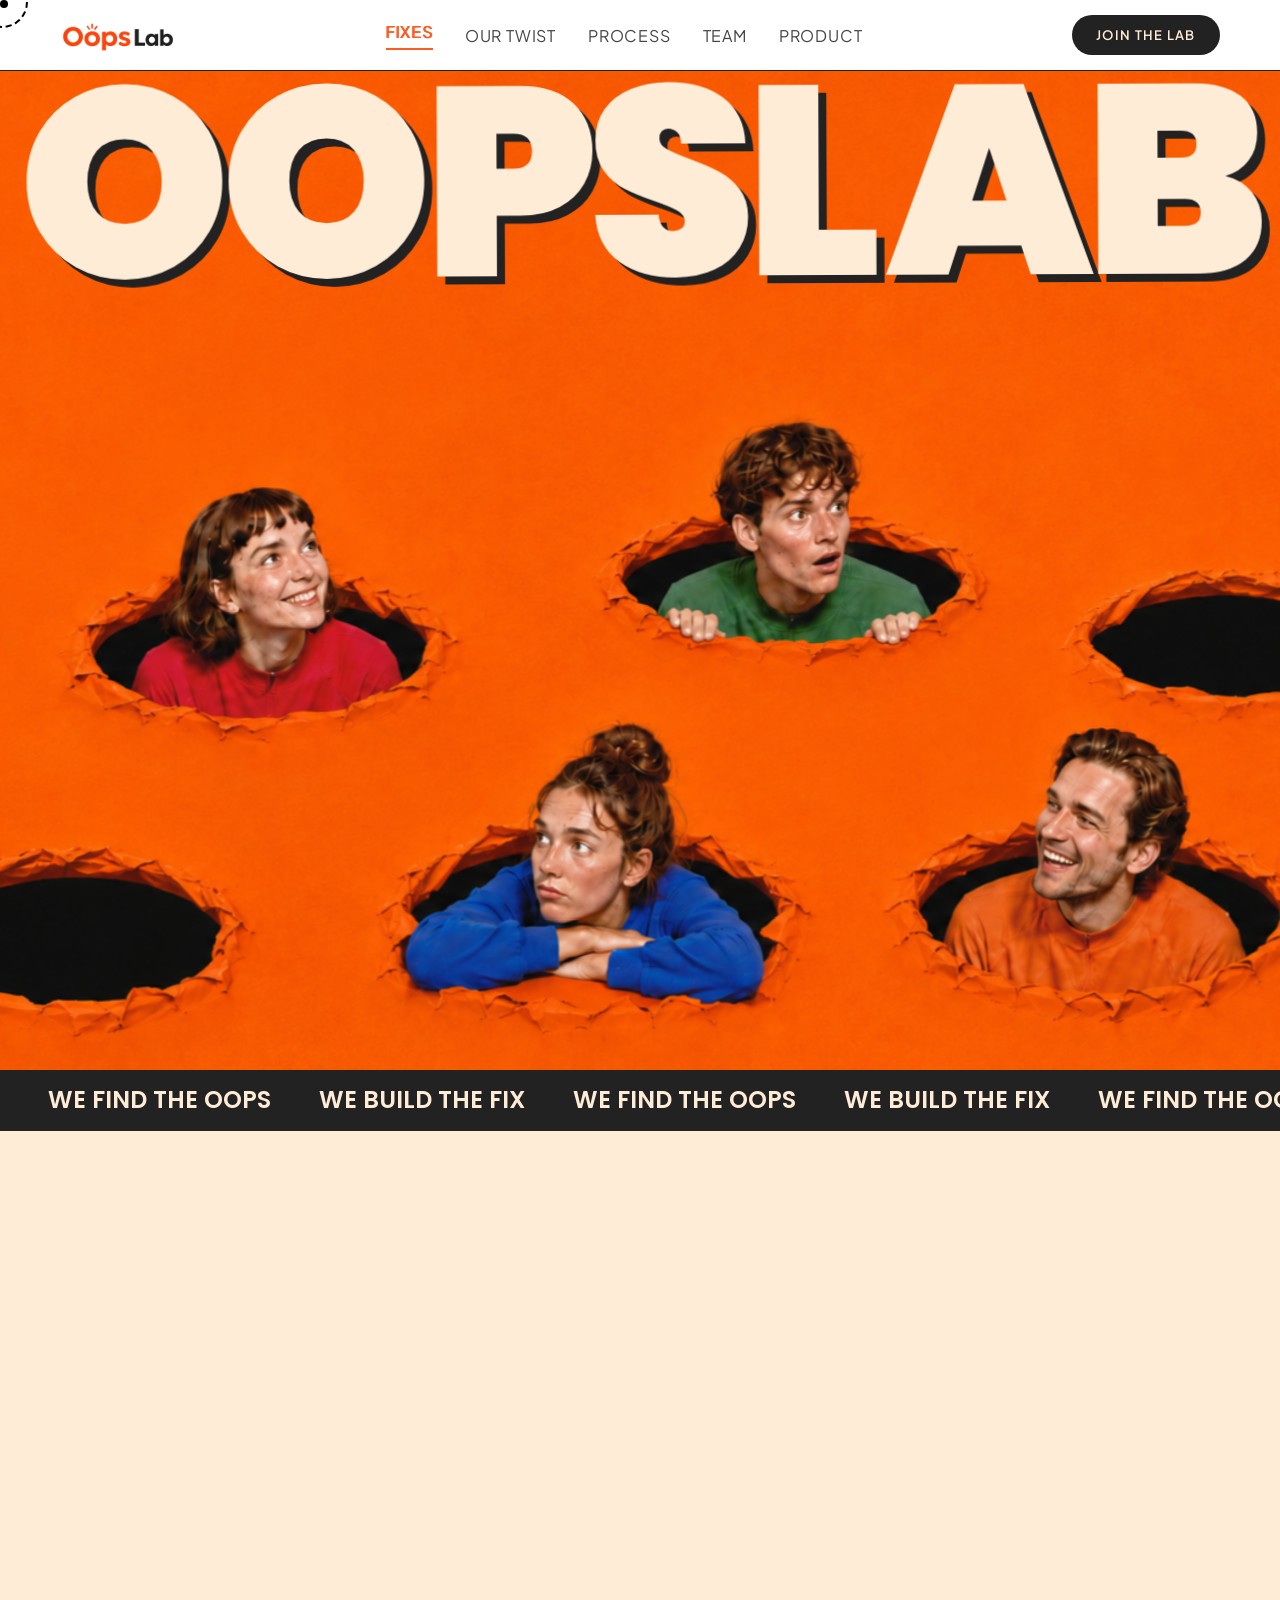
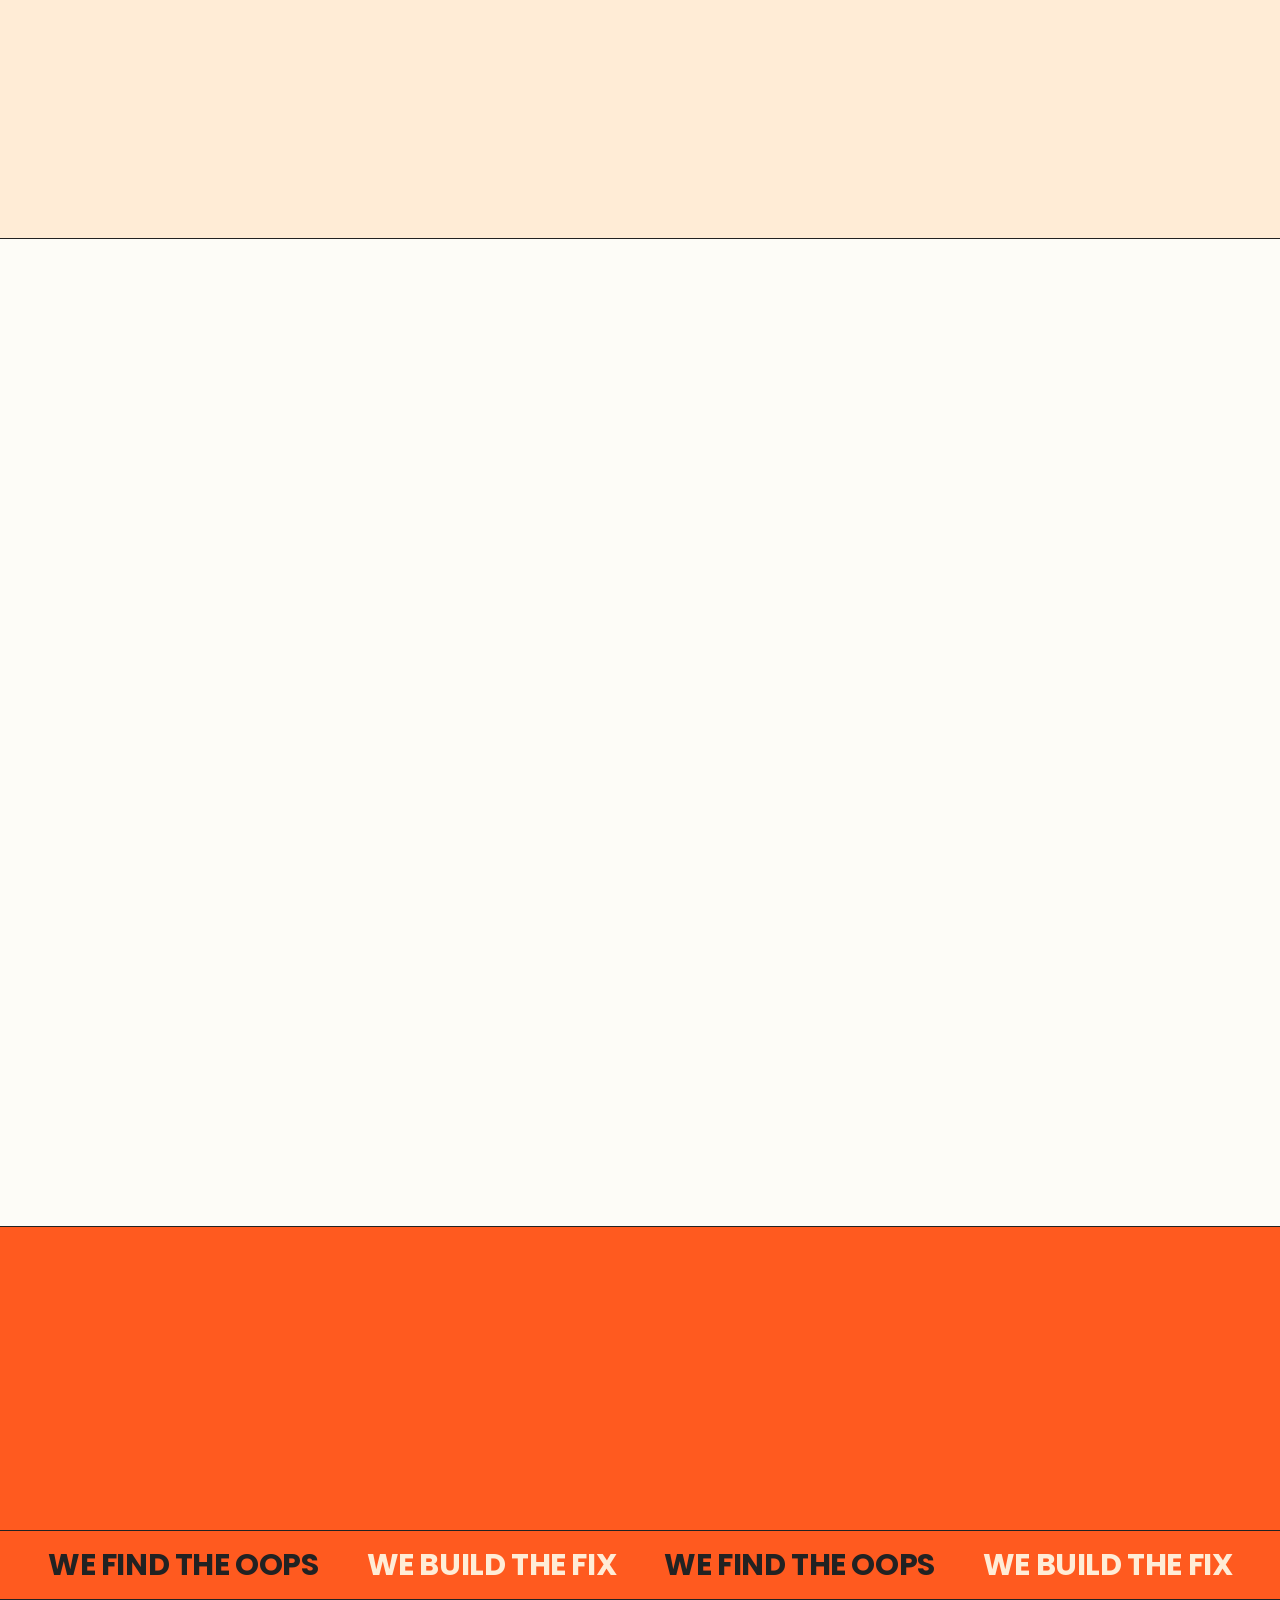
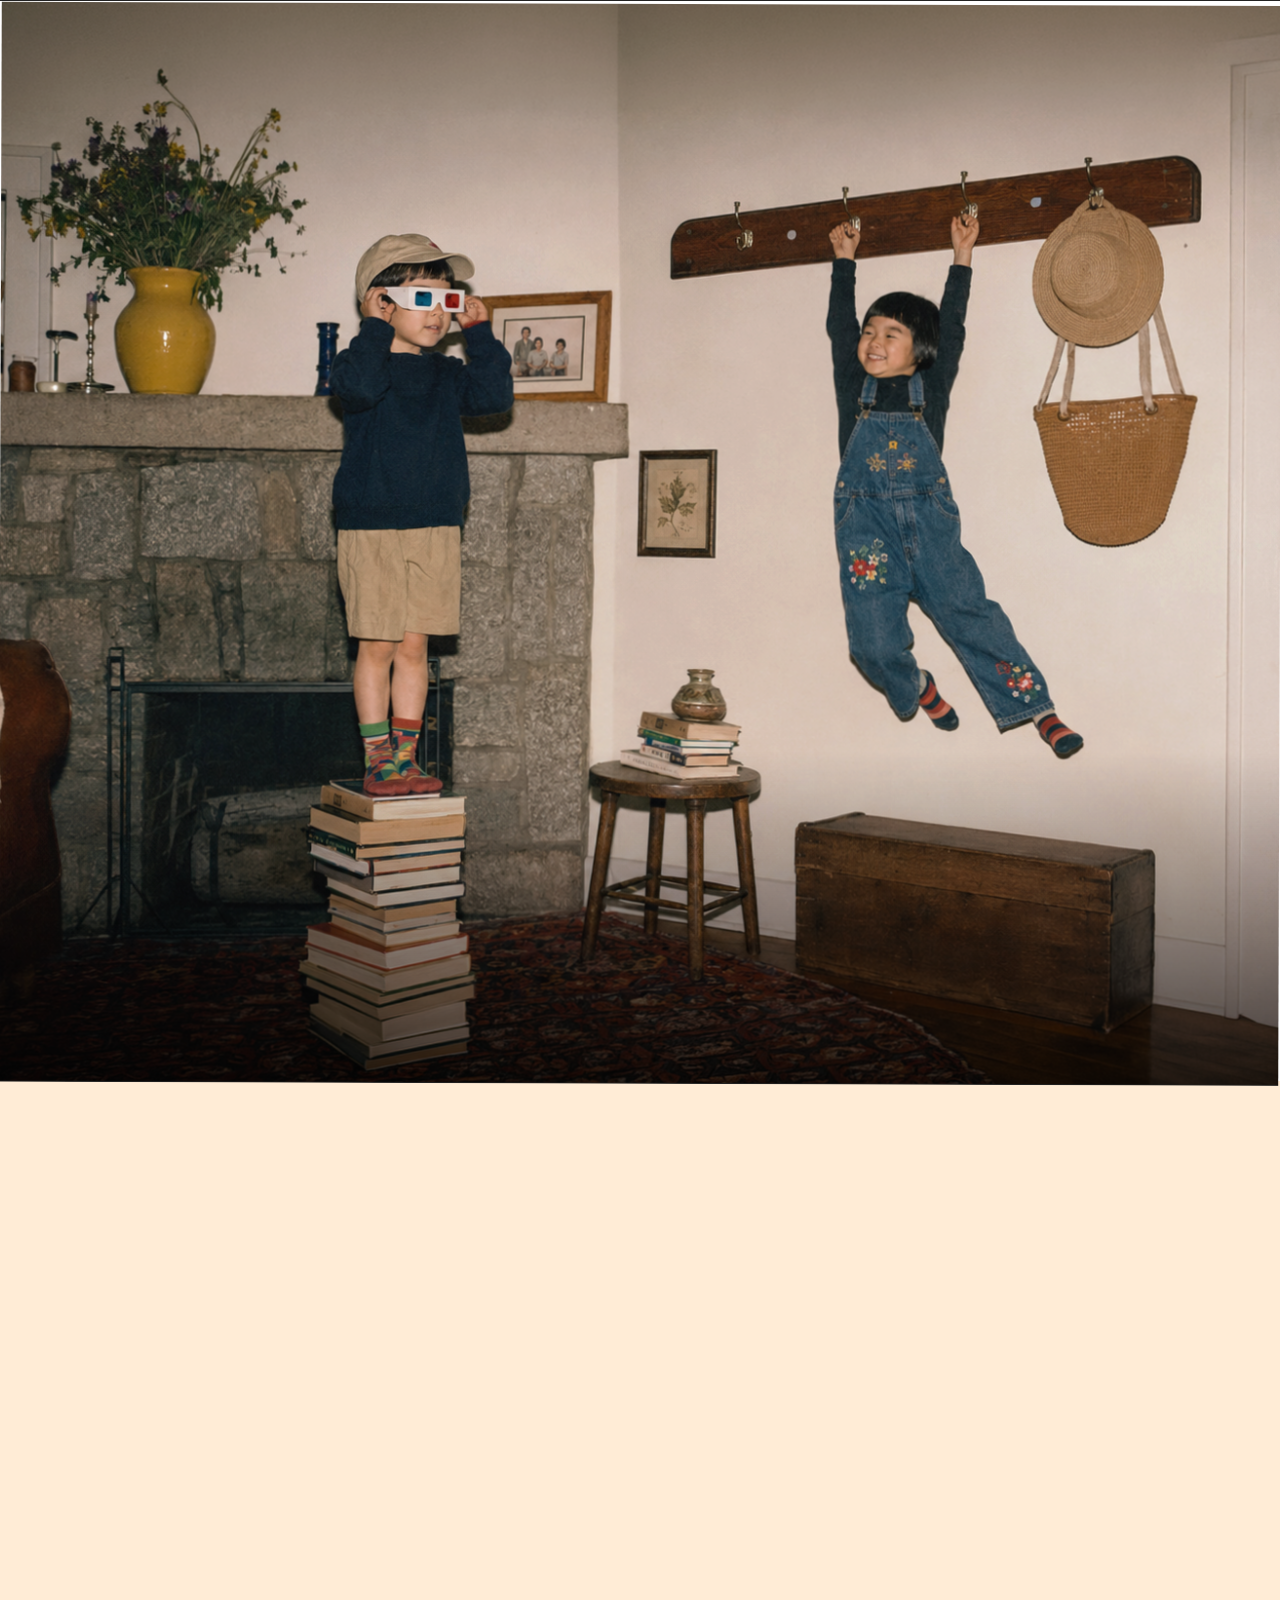
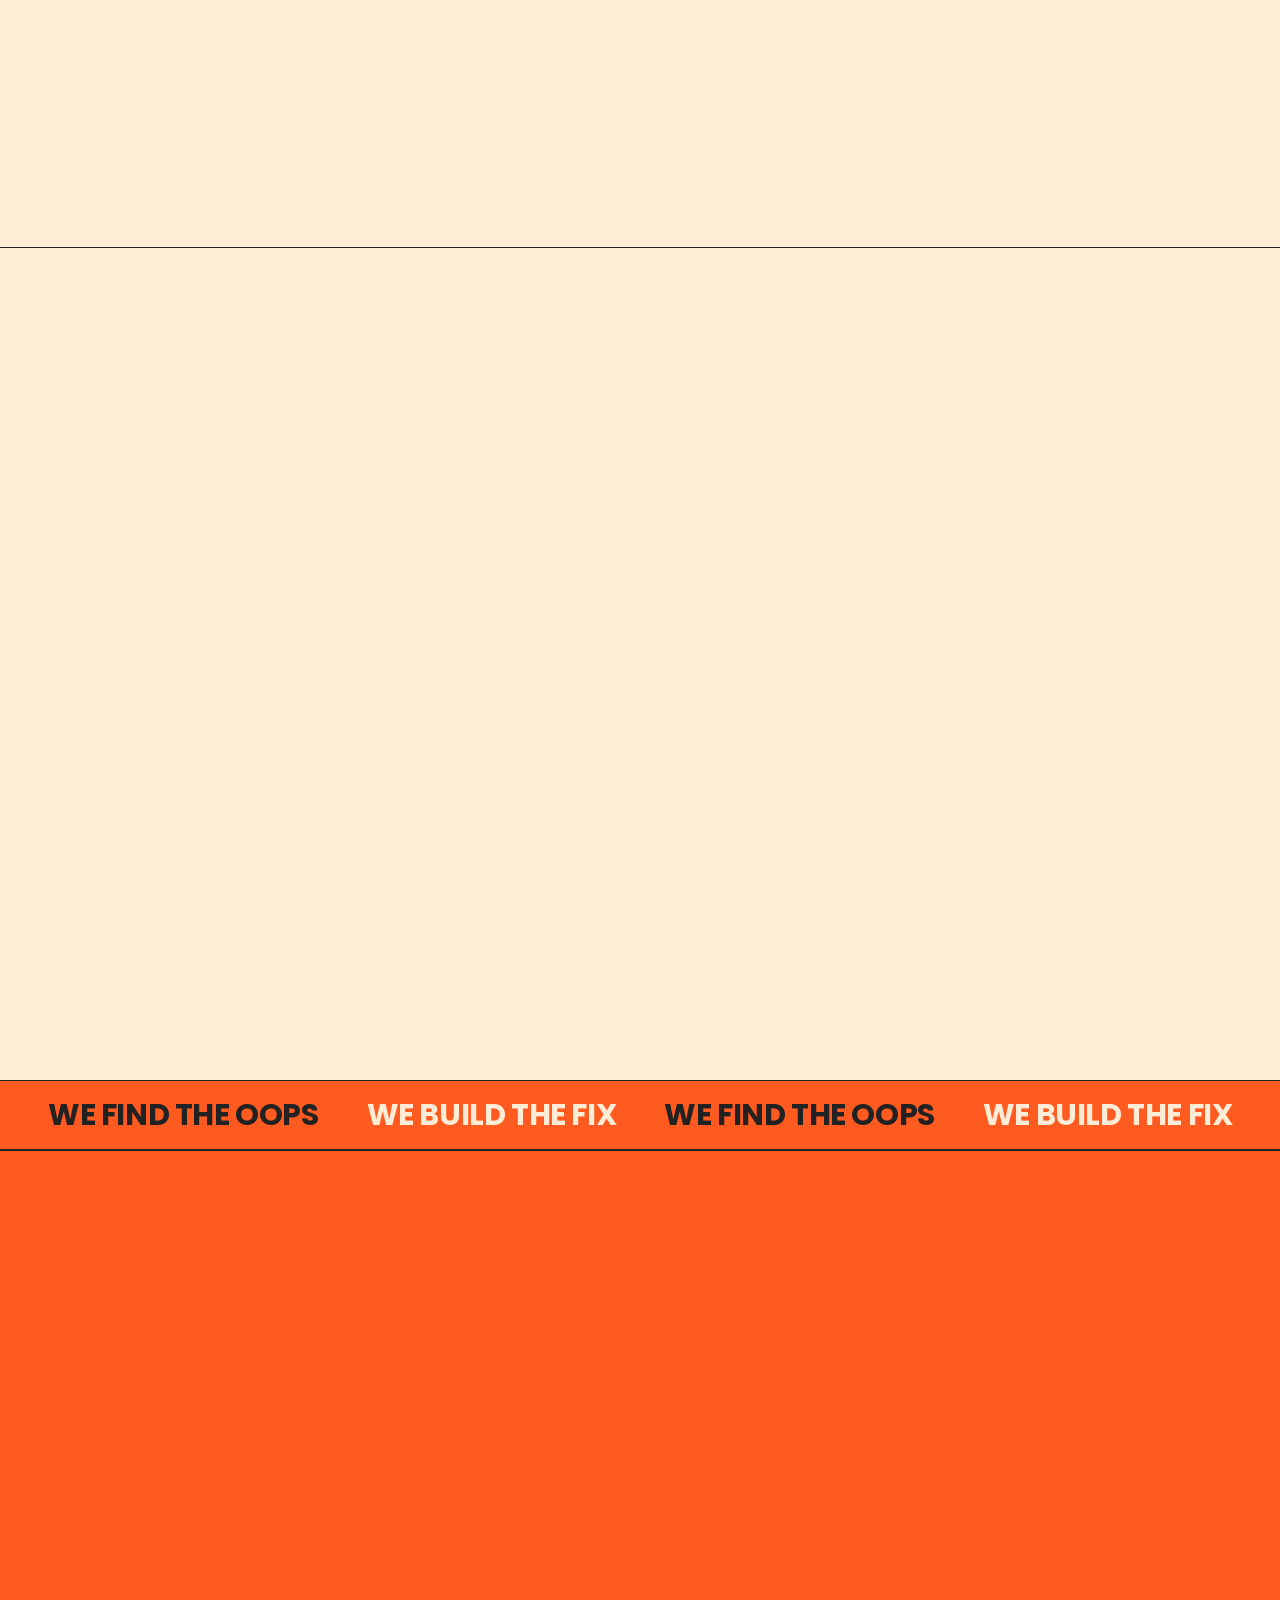
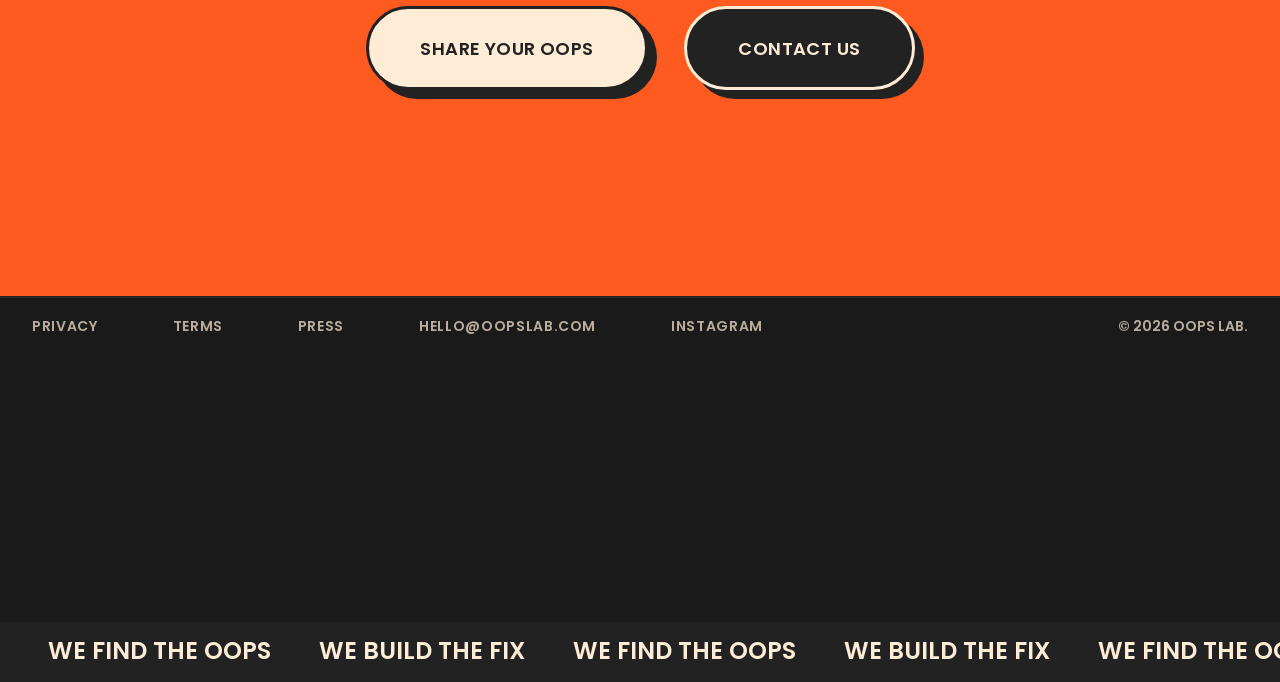
<file: index.html>
<!DOCTYPE html>
<html lang="en">

<head>
  <meta charset="UTF-8">
  <meta name="viewport" content="width=device-width, initial-scale=1.0">
  <title>Oops Lab - We find the little oops people face every day.</title>
  <meta name="description"
    content="We see the oops. We build the fix. Everyday life is full of tiny oops, and we solve the micro-frictions that chip away at your sanity.">
  <link rel="preconnect" href="https://fonts.googleapis.com">
  <link rel="preconnect" href="https://fonts.gstatic.com" crossorigin>
  <link
    href="https://fonts.googleapis.com/css2?family=Plus+Jakarta+Sans:wght@400;500;600;700&family=Poppins:wght@400;500;600;700;800;900&display=swap"
    rel="stylesheet">
  <link rel="stylesheet" href="index.css">
</head>

<body>
  <!-- Immersive Retro Intro Screen -->
  <div id="oops-intro-screen" class="oops-intro">
    <script>
      if (sessionStorage.getItem('oopsIntroRun') === 'true') {
        document.getElementById('oops-intro-screen').style.display = 'none';
      }
    </script>
    <div class="intro-content">
      <div class="intro-logo bounce-logo">
        <span class="letter">O</span>
        <span class="letter">O</span>
        <span class="letter">P</span>
        <span class="letter">S</span>
        <span class="letter orange">L</span>
        <span class="letter orange">A</span>
        <span class="letter orange">B</span>
      </div>
    </div>
  </div>

  <div class="main-page-wrapper">

    <nav class="navbar">
      <div class="nav-container">
        <a href="#" class="logo">
          <img src="assets/logo-new.png" alt="Oops Lab Logo" onerror="this.src='assets/logo.png'">
        </a>
        <div class="nav-links">
          <a href="#fixes" class="active">FIXES</a>
          <a href="#twist">OUR TWIST</a>
          <a href="#process">PROCESS</a>
          <a href="team.html">TEAM</a>
          <a href="product.html">PRODUCT</a>
        </div>
        <button class="btn btn-dark">JOIN THE LAB</button>
      </div>
    </nav>

    <!-- Peeking Holes Main Section -->
    <section class="main-peeking-section">
      <div class="main-background-wrapper">
        <img src="assets/main-hero-bg.png" alt="Main Peeking Holes Background" class="main-bg-img">
        <div class="oopslab-text-overlay">
          <div class="oopslab-huge-text"><span>O</span><span>O</span><span>P</span><span>S</span><span
              class="l-letter">L</span><span>A</span><span>B</span></div>
        </div>
        <div class="oops-sticker-trail" aria-hidden="true"></div>
      </div>
    </section>

    <!-- Ticker 1 (Black, White Text) -->
    <div class="ticker ticker-black">
      <div class="ticker-track reverse">
        <div class="ticker-item"><span class="white">WE FIND THE OOPS</span></div>
        <div class="ticker-item"><span class="white">WE BUILD THE FIX</span></div>
        <div class="ticker-item"><span class="white">WE FIND THE OOPS</span></div>
        <div class="ticker-item"><span class="white">WE BUILD THE FIX</span></div>
        <div class="ticker-item"><span class="white">WE FIND THE OOPS</span></div>
        <div class="ticker-item"><span class="white">WE BUILD THE FIX</span></div>
        <div class="ticker-item"><span class="white">WE FIND THE OOPS</span></div>
        <div class="ticker-item"><span class="white">WE BUILD THE FIX</span></div>
      </div>
    </div>

    <!-- HERO Section -->
    <section class="hero-intro-section">
      <div class="container hero-intro-content">
        <h1 class="hero-intro-title">
          <span class="line-text">WE FIND THE</span>
          <span class="line-text">LITTLE</span>
          <div class="oops-box-container">
            <div class="oops-box">"OOPS!"</div>
          </div>
          <span class="line-text">PEOPLE FACE</span>
          <span class="line-text">EVERY DAY.</span>
        </h1>
      </div>
    </section>

    <!-- Problem Section (Figma Reset) -->
    <section class="problem-notes-section" id="fixes">
      <div class="problem-notes-header-container">
        <div class="problem-notes-header">
          <h2>EVERYDAY LIFE IS<br>FULL OF TINY OOPS.</h2>
        </div>
      </div>

      <div class="problem-notes-board-container">
        <div class="retro-notes-board">
          <!-- Row 1 -->
          <div class="notes-row notes-row-1">
            <div class="note-card card-w-340">
              <span class="note-tag">Oops Note★</span>
              <h3 class="note-heading">EVERY BAG HAS A BLACK HOLE.</h3>
            </div>
            <div class="note-icon-circle">
              <img src="assets/icon-smile-new.svg" alt="Smile" class="note-icon-img">
            </div>
            <div class="note-card card-w-371">
              <span class="note-tag">Oops Note★</span>
              <h3 class="note-heading">I JUST HAD IT TWO SECONDS AGO.</h3>
            </div>
            <div class="note-card card-w-343">
              <span class="note-tag">Oops Note★</span>
              <h3 class="note-heading">NOT SERIOUS. STILL ANNOYING.</h3>
            </div>
            <div class="note-icon-circle">
              <img src="assets/icon-glasses-new.svg" alt="Glasses" class="note-icon-img">
            </div>
            <div class="note-card card-w-395">
              <span class="note-tag">Oops Note★</span>
              <h3 class="note-heading">TINY THINGS CAUSE WEIRDLY BIG STRESS.</h3>
            </div>
            <div class="note-icon-circle">
              <img src="assets/icon-smile-new.svg" alt="Smile" class="note-icon-img">
            </div>
            <div class="note-card card-w-340">
              <span class="note-tag">Oops Note★</span>
              <h3 class="note-heading">EVERY BAG HAS A BLACK HOLE.</h3>
            </div>
            <div class="note-icon-circle">
              <img src="assets/icon-smile-new.svg" alt="Smile" class="note-icon-img">
            </div>
          </div>

          <!-- Row 2 -->
          <div class="notes-row notes-row-2">
            <div class="note-icon-circle">
              <img src="assets/icon-eyes-new.svg" alt="Eyes" class="note-icon-img">
            </div>
            <div class="note-card card-w-320">
              <span class="note-tag">Oops Note★</span>
              <h3 class="note-heading">TINY THINGS, HUGE STRESS.</h3>
            </div>
            <div class="note-card card-w-300">
              <span class="note-tag">Oops Note★</span>
              <h3 class="note-heading">MY BAG EATS EVERYTHING.</h3>
            </div>
            <div class="note-icon-circle">
              <img src="assets/icon-smile-new.svg" alt="Smile" class="note-icon-img">
            </div>
            <div class="note-card card-w-300">
              <span class="note-tag">Oops Note★</span>
              <h3 class="note-heading">STILL SMALL. STILL ANNOYING.</h3>
            </div>
            <div class="note-card card-w-223">
              <span class="note-tag">Oops Note★</span>
              <h3 class="note-heading">DAILY LIFE NEEDS CLIPS.</h3>
            </div>
            <div class="note-icon-circle">
              <img src="assets/icon-eyes-new.svg" alt="Eyes" class="note-icon-img">
            </div>
            <div class="note-card card-w-371">
              <span class="note-tag">Oops Note★</span>
              <h3 class="note-heading">KEYS DISAPPEAR WHEN I'M LATE.</h3>
            </div>
            <div class="note-icon-circle">
              <img src="assets/icon-glasses-new.svg" alt="Glasses" class="note-icon-img">
            </div>
          </div>

          <!-- Row 3 -->
          <div class="notes-row notes-row-3">
            <div class="note-card card-w-240">
              <span class="note-tag">Oops Note★</span>
              <h3 class="note-heading">TINY CHAOS, EVERY DAY.</h3>
            </div>
            <div class="note-icon-circle">
              <img src="assets/icon-glasses-new.svg" alt="Glasses" class="note-icon-img">
            </div>
            <div class="note-card card-w-306">
              <span class="note-tag">Oops Note★</span>
              <h3 class="note-heading">I FOUND EVERYTHING EXCEPT IT.</h3>
            </div>
            <div class="note-card card-w-340">
              <span class="note-tag">Oops Note★</span>
              <h3 class="note-heading">TOO MANY TINY PROBLEMS.</h3>
            </div>
            <div class="note-icon-circle">
              <img src="assets/icon-eyes-new.svg" alt="Eyes" class="note-icon-img">
            </div>
            <div class="note-card card-w-340">
              <span class="note-tag">Oops Note★</span>
              <h3 class="note-heading">CABLES LOVE GETTING TANGLED.</h3>
            </div>
            <div class="note-card card-w-340">
              <span class="note-tag">Oops Note★</span>
              <h3 class="note-heading">MY ESSENTIALS KEEP ESCAPING.</h3>
            </div>
            <div class="note-icon-circle">
              <img src="assets/icon-smile-new.svg" alt="Smile" class="note-icon-img">
            </div>
            <div class="note-card card-w-340">
              <span class="note-tag">Oops Note★</span>
              <h3 class="note-heading">MY ESSENTIALS KEEP ESCAPING.</h3>
            </div>
          </div>
        </div>
      </div>
    </section>

    <!-- Solution Equation Section -->
    <section class="solution-equation-section" id="twist">
      <div class="container equation-container">
        <span class="equation-text text-light">OOPS</span>
        <div class="equation-arrow-container">
          <img src="assets/arrow-right.svg" alt="Arrow" class="equation-arrow-img">
        </div>
        <div class="equation-twist-box-container">
          <div class="equation-twist-box">TWIST</div>
        </div>
        <div class="equation-arrow-container">
          <img src="assets/arrow-right.svg" alt="Arrow" class="equation-arrow-img">
        </div>
        <span class="equation-text text-light">FIX</span>
      </div>
    </section>

    <!-- Ticker 2 (Orange Background, Alternating Text Colors) -->
    <div class="ticker ticker-orange">
      <div class="ticker-track reverse">
        <div class="ticker-item"><span class="dark">WE FIND THE OOPS</span></div>
        <div class="ticker-item"><span class="light">WE BUILD THE FIX</span></div>
        <div class="ticker-item"><span class="dark">WE FIND THE OOPS</span></div>
        <div class="ticker-item"><span class="light">WE BUILD THE FIX</span></div>
        <div class="ticker-item"><span class="dark">WE FIND THE OOPS</span></div>
        <div class="ticker-item"><span class="light">WE BUILD THE FIX</span></div>
        <div class="ticker-item"><span class="dark">WE FIND THE OOPS</span></div>
        <div class="ticker-item"><span class="light">WE BUILD THE FIX</span></div>
      </div>
    </div>

    <!-- Features Section (Fireplace BG) -->
    <section class="features-fireplace-section">
      <div class="features-bg-overlay"></div>
      <div class="container container-wide features-fireplace-container">
        <h2 class="features-fireplace-title animate-bounce-up">WHAT WE BUILD</h2>

        <div class="features-fireplace-grid">
          <div class="feature-fireplace-card">
            <h4 class="feature-title">OOPS FINDING</h4>
            <p class="feature-desc">Discovering hidden everyday problems.</p>
          </div>
          <div class="feature-fireplace-card">
            <h4 class="feature-title">FUNNY CONCEPTS</h4>
            <p class="feature-desc">Designing with wit and empathy.</p>
          </div>
          <div class="feature-fireplace-card">
            <h4 class="feature-title">DAILY FIX KITS</h4>
            <p class="feature-desc">Tactile resets for the 3 PM slump.</p>
          </div>
          <div class="feature-fireplace-card">
            <h4 class="feature-title">BRANDABLE GOODS</h4>
            <p class="feature-desc">Making mundane tasks feel like play.</p>
          </div>
        </div>
      </div>
    </section>

    <!-- How It Works Section (5 steps) -->
    <section class="how-works-retro-section" id="process">
      <div class="container container-wide how-works-retro-container">
        <div class="how-works-header">
          <h2 class="how-works-title">HOW IT WORKS</h2>
          <p class="how-works-subtitle">
            From spotting small daily problems to turning them into playful products, Oops Lab follows a simple process:
            observe, define, twist, prototype, and launch.
          </p>
        </div>

        <div class="how-works-steps-grid">
          <!-- Step 1 -->
          <div class="how-step-card">
            <div class="how-step-flip-shell">
              <div class="how-step-face how-step-front">
                <div class="how-step-circle">
                  <span class="how-step-num">1</span>
                </div>
                <h3 class="how-step-name">OBSERVE</h3>
              </div>
              <div class="how-step-face how-step-back">
                <span class="how-step-back-num">01</span>
                <h3 class="how-step-back-title">OBSERVE</h3>
                <p class="how-step-back-desc">We watch real routines closely and notice the small frustrations people usually ignore.</p>
              </div>
            </div>
          </div>
          <!-- Step 2 -->
          <div class="how-step-card">
            <div class="how-step-flip-shell">
              <div class="how-step-face how-step-front">
                <div class="how-step-circle">
                  <span class="how-step-num">2</span>
                </div>
                <h3 class="how-step-name">DEFINE</h3>
              </div>
              <div class="how-step-face how-step-back">
                <span class="how-step-back-num">02</span>
                <h3 class="how-step-back-title">DEFINE</h3>
                <p class="how-step-back-desc">We identify why the inconvenience happens and turn it into one clear problem to solve.</p>
              </div>
            </div>
          </div>
          <!-- Step 3 (Active TWIST style) -->
          <div class="how-step-card">
            <div class="how-step-flip-shell">
              <div class="how-step-face how-step-front">
                <div class="how-step-circle circle-active">
                  <span class="how-step-num num-active">3</span>
                </div>
                <h3 class="how-step-name">TWIST</h3>
              </div>
              <div class="how-step-face how-step-back">
                <span class="how-step-back-num">03</span>
                <h3 class="how-step-back-title">TWIST</h3>
                <p class="how-step-back-desc">We add a playful, unexpected perspective that transforms an ordinary solution.</p>
              </div>
            </div>
          </div>
          <!-- Step 4 -->
          <div class="how-step-card">
            <div class="how-step-flip-shell">
              <div class="how-step-face how-step-front">
                <div class="how-step-circle">
                  <span class="how-step-num">4</span>
                </div>
                <h3 class="how-step-name">PROTOTYPE</h3>
              </div>
              <div class="how-step-face how-step-back">
                <span class="how-step-back-num">04</span>
                <h3 class="how-step-back-title">PROTOTYPE</h3>
                <p class="how-step-back-desc">We build tangible ideas, test how they feel, and refine every awkward detail.</p>
              </div>
            </div>
          </div>
          <!-- Step 5 -->
          <div class="how-step-card">
            <div class="how-step-flip-shell">
              <div class="how-step-face how-step-front">
                <div class="how-step-circle">
                  <span class="how-step-num">5</span>
                </div>
                <h3 class="how-step-name">LAUNCH</h3>
              </div>
              <div class="how-step-face how-step-back">
                <span class="how-step-back-num">05</span>
                <h3 class="how-step-back-title">LAUNCH</h3>
                <p class="how-step-back-desc">We release the finished fix and turn a repeated OOPS into a better everyday experience.</p>
              </div>
            </div>
          </div>
        </div>
      </div>
    </section>

    <!-- Vision / Lab Note Section (Girl BG) -->
    <section class="vision-lab-section">
      <div class="container container-wide vision-lab-container">
        <div class="vision-lab-card">
          <div class="vision-card-bg">
            <img src="assets/vision-bg.png" alt="Lab Note Background" class="vision-bg-img">
            <div class="vision-bg-gradient"></div>
          </div>
          <div class="vision-lab-content">
            <blockquote class="vision-quote">
              Small inconveniences repeated<br>
              every day are worth solving. Oops<br>
              Lab turns everyday “Oops” moments<br>
              into playful, practical products.
            </blockquote>
            <span class="vision-author">★ LAB NOTE</span>
          </div>
        </div>
      </div>
    </section>

    <!-- Ticker 3 (Orange Background, Alternating Text Colors) -->
    <div class="ticker ticker-orange">
      <div class="ticker-track reverse">
        <div class="ticker-item"><span class="dark">WE FIND THE OOPS</span></div>
        <div class="ticker-item"><span class="light">WE BUILD THE FIX</span></div>
        <div class="ticker-item"><span class="dark">WE FIND THE OOPS</span></div>
        <div class="ticker-item"><span class="light">WE BUILD THE FIX</span></div>
        <div class="ticker-item"><span class="dark">WE FIND THE OOPS</span></div>
        <div class="ticker-item"><span class="light">WE BUILD THE FIX</span></div>
        <div class="ticker-item"><span class="dark">WE FIND THE OOPS</span></div>
        <div class="ticker-item"><span class="light">WE BUILD THE FIX</span></div>
      </div>
    </div>

    <!-- CTA Section -->
    <section class="cta-floating-section">
      <div class="container cta-floating-container">
        <h2 class="cta-floating-title">
          GOT AN OOPS?<br>LET'S FIX IT.
        </h2>
        <div class="cta-floating-buttons">
          <button class="btn btn-outline-light-offset">SHARE YOUR OOPS</button>
          <button class="btn btn-dark-offset-light">CONTACT US</button>
        </div>
      </div>
    </section>

    <!-- Footer Section -->
    <footer class="footer-retro">
      <div class="container footer-retro-container">
        <div class="footer-retro-links">
          <a href="#">PRIVACY</a>
          <a href="#">TERMS</a>
          <a href="#">PRESS</a>
          <a href="mailto:HELLO@OOPSLAB.COM">HELLO@OOPSLAB.COM</a>
          <a href="#">INSTAGRAM</a>
        </div>
        <div class="footer-retro-copyright">
          © 2026 OOPS LAB.
        </div>
      </div>

      <!-- Huge bottom logo -->
      <div class="footer-huge-logo-wrapper">
        <div class="footer-huge-logo animate-bounce-up"><span>OOPS</span><span class="l-letter">L</span><span>AB</span></div>
      </div>
    </footer>

    <!-- Ticker 4 (Black, White Text) -->
    <div class="ticker ticker-black">
      <div class="ticker-track reverse">
        <div class="ticker-item"><span class="white">WE FIND THE OOPS</span></div>
        <div class="ticker-item"><span class="white">WE BUILD THE FIX</span></div>
        <div class="ticker-item"><span class="white">WE FIND THE OOPS</span></div>
        <div class="ticker-item"><span class="white">WE BUILD THE FIX</span></div>
        <div class="ticker-item"><span class="white">WE FIND THE OOPS</span></div>
        <div class="ticker-item"><span class="white">WE BUILD THE FIX</span></div>
        <div class="ticker-item"><span class="white">WE FIND THE OOPS</span></div>
        <div class="ticker-item"><span class="white">WE BUILD THE FIX</span></div>
      </div>
    </div>

  </div> <!-- .main-page-wrapper -->

  <script src="script.js"></script>
</body>

</html>
</file>
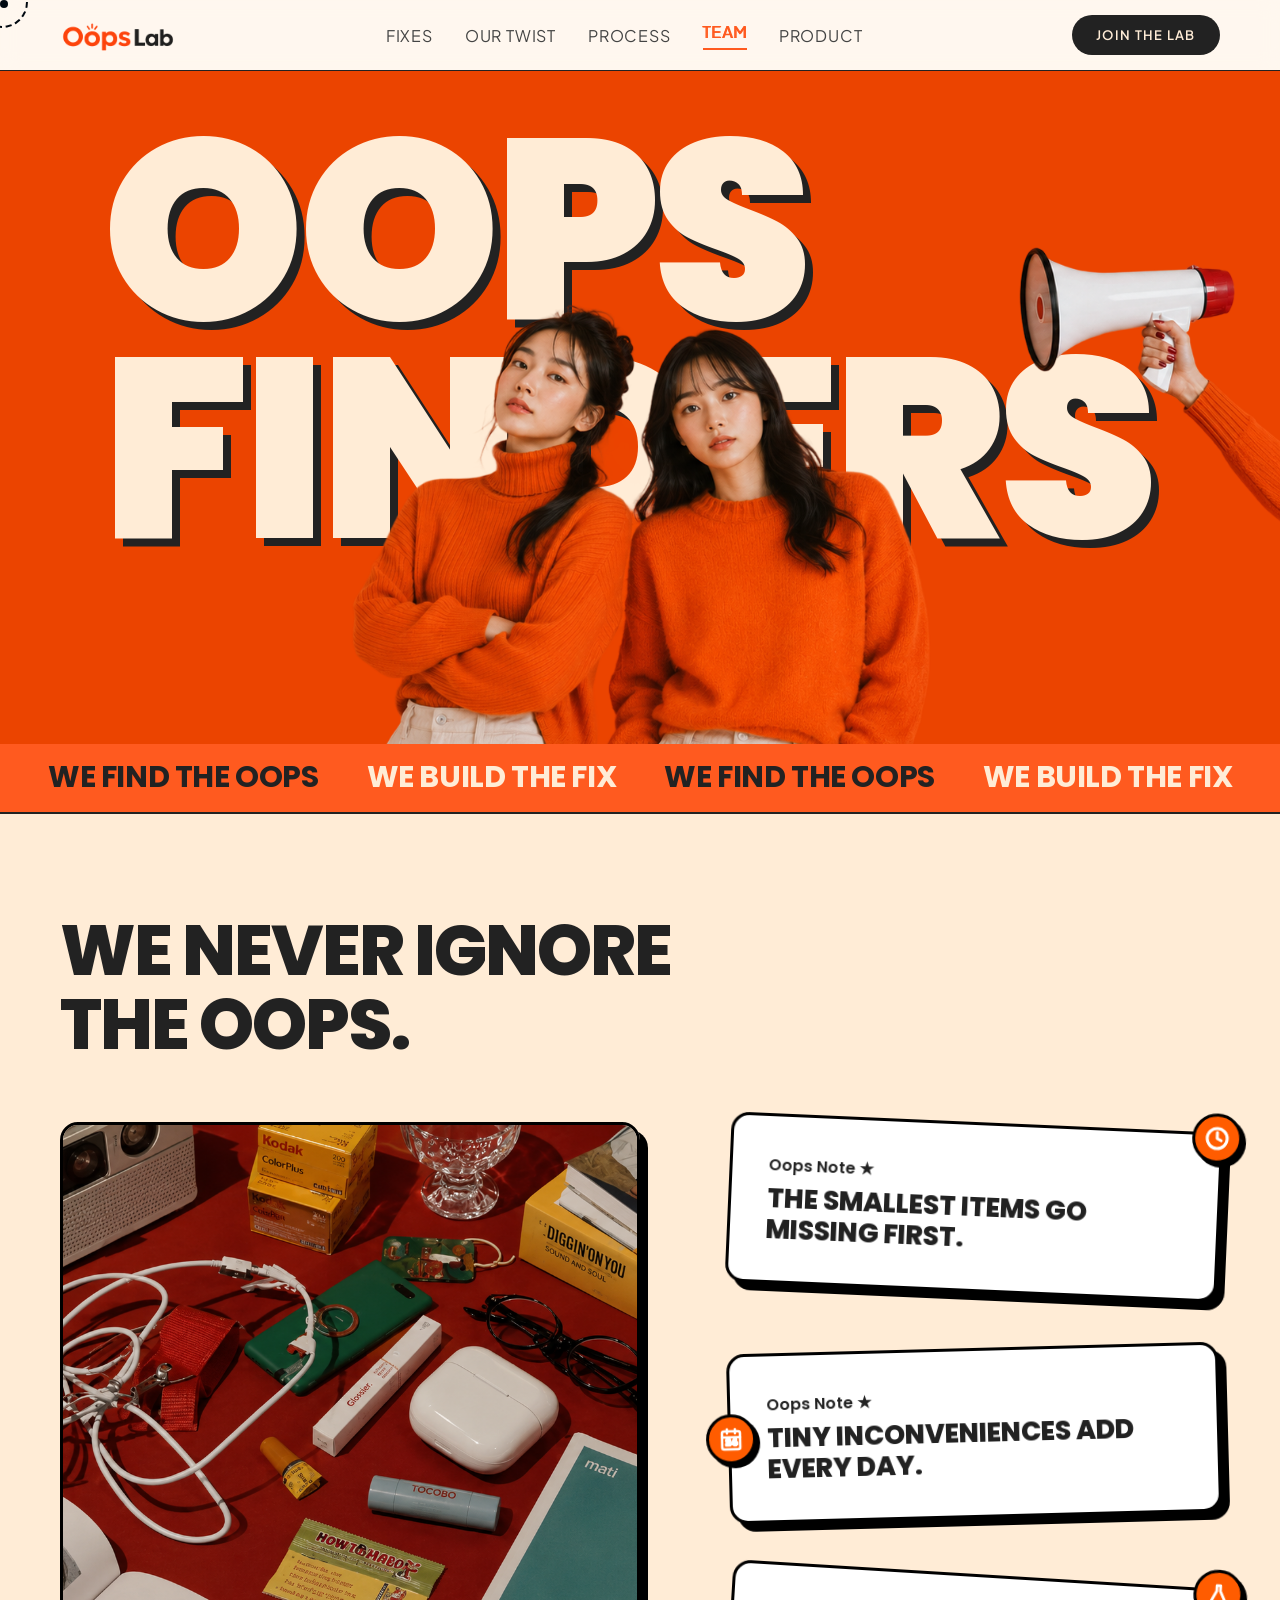
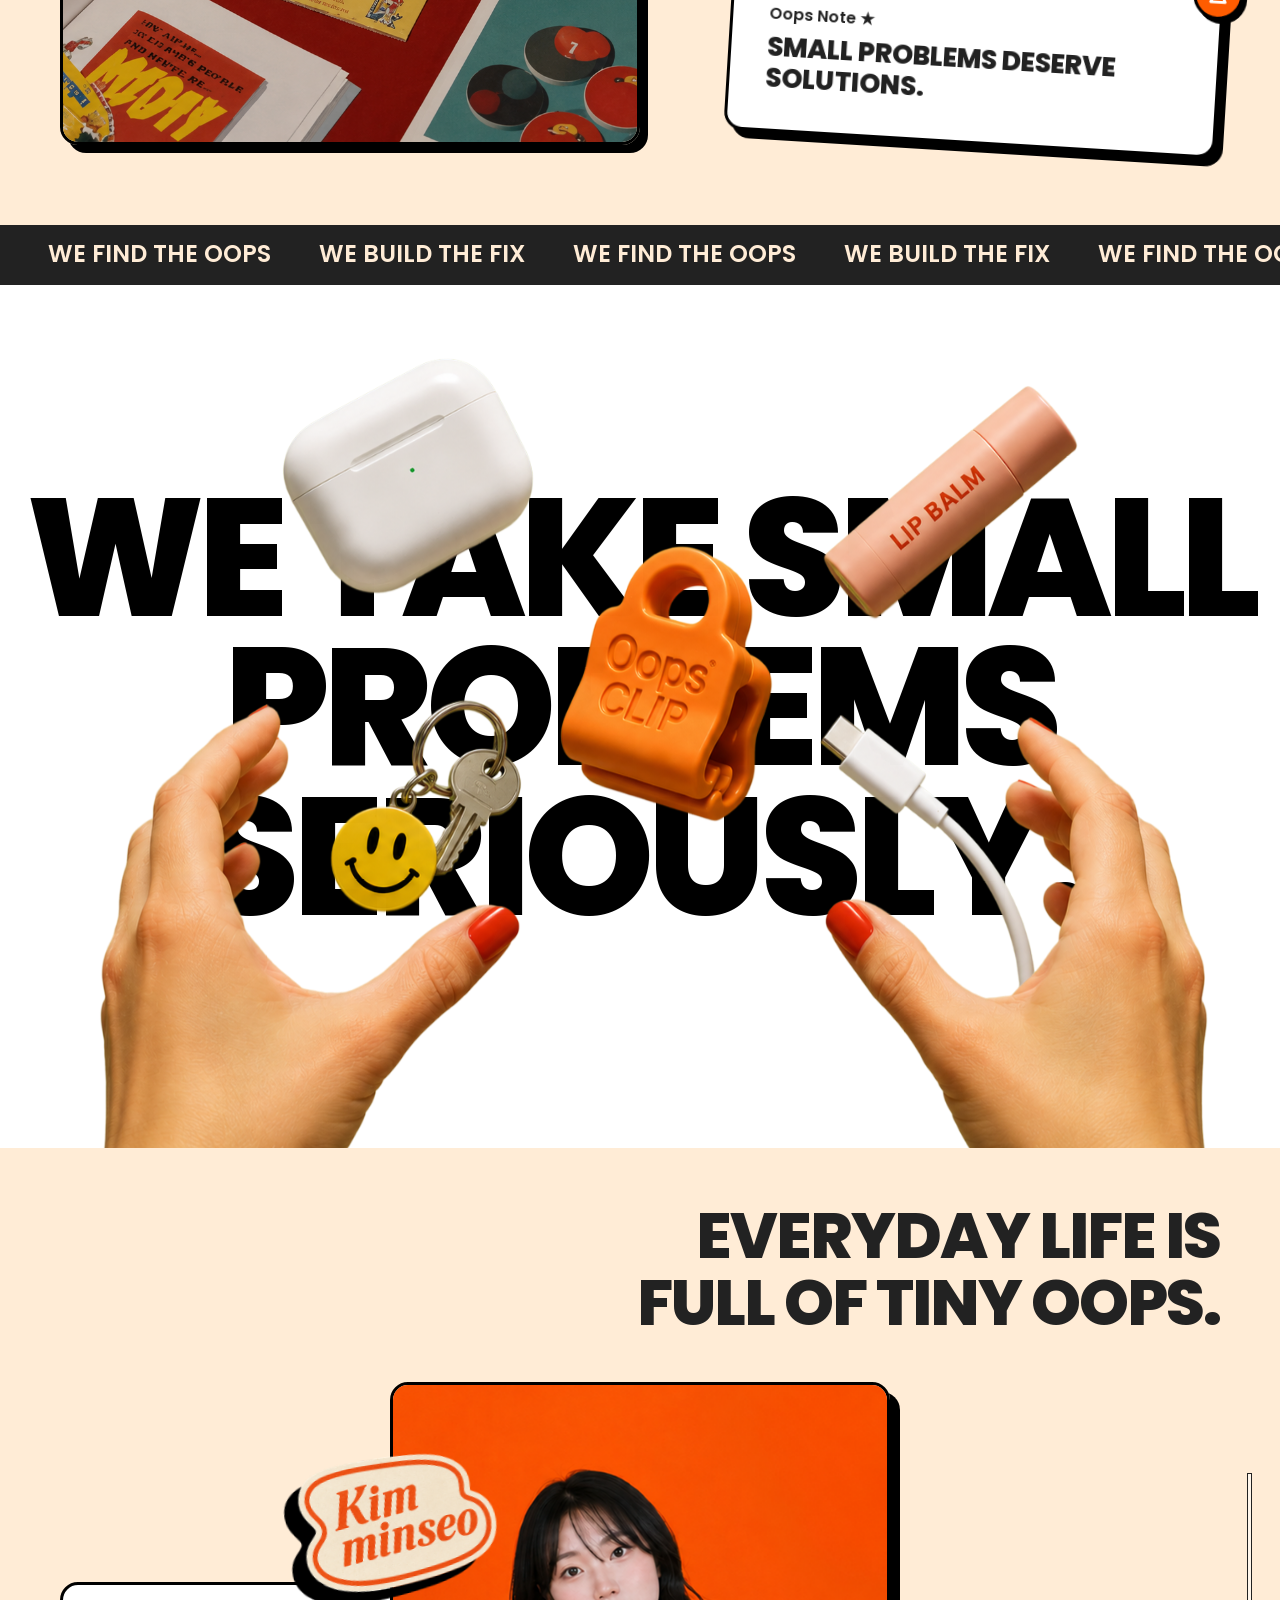
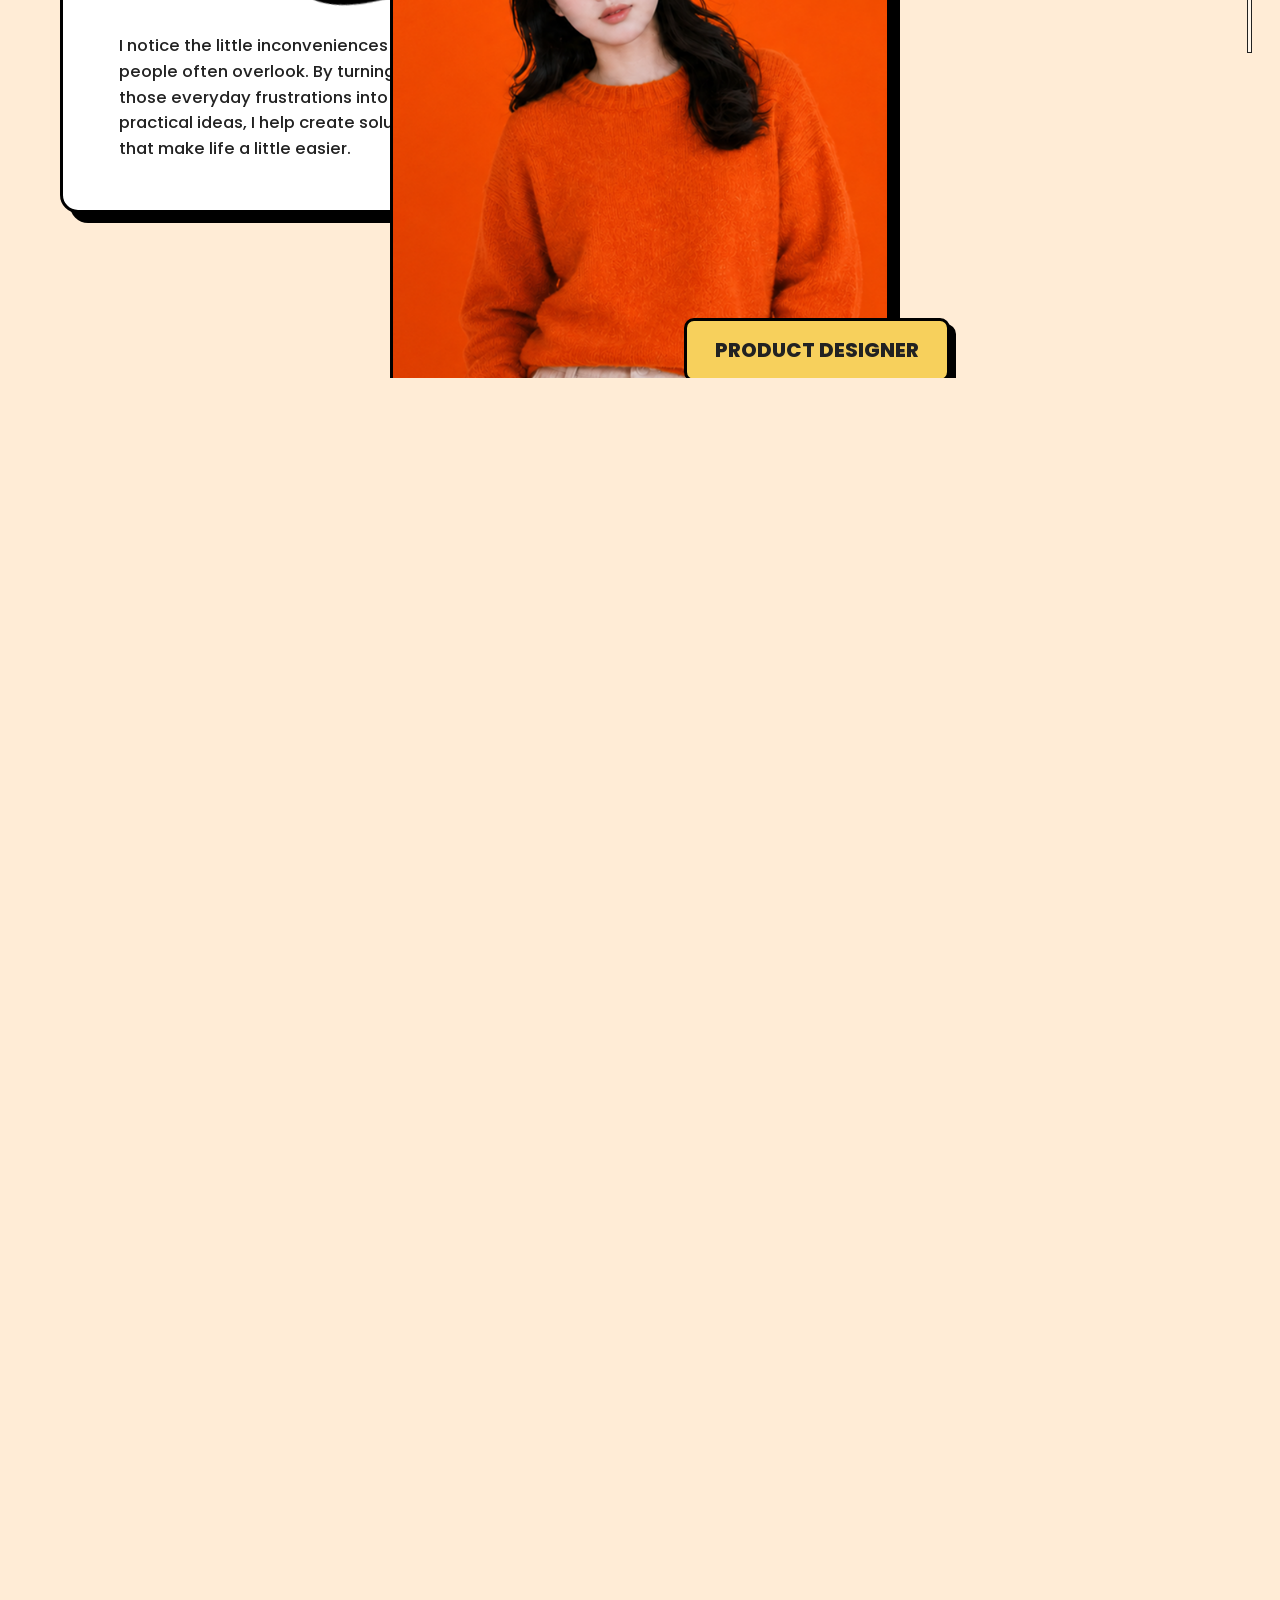
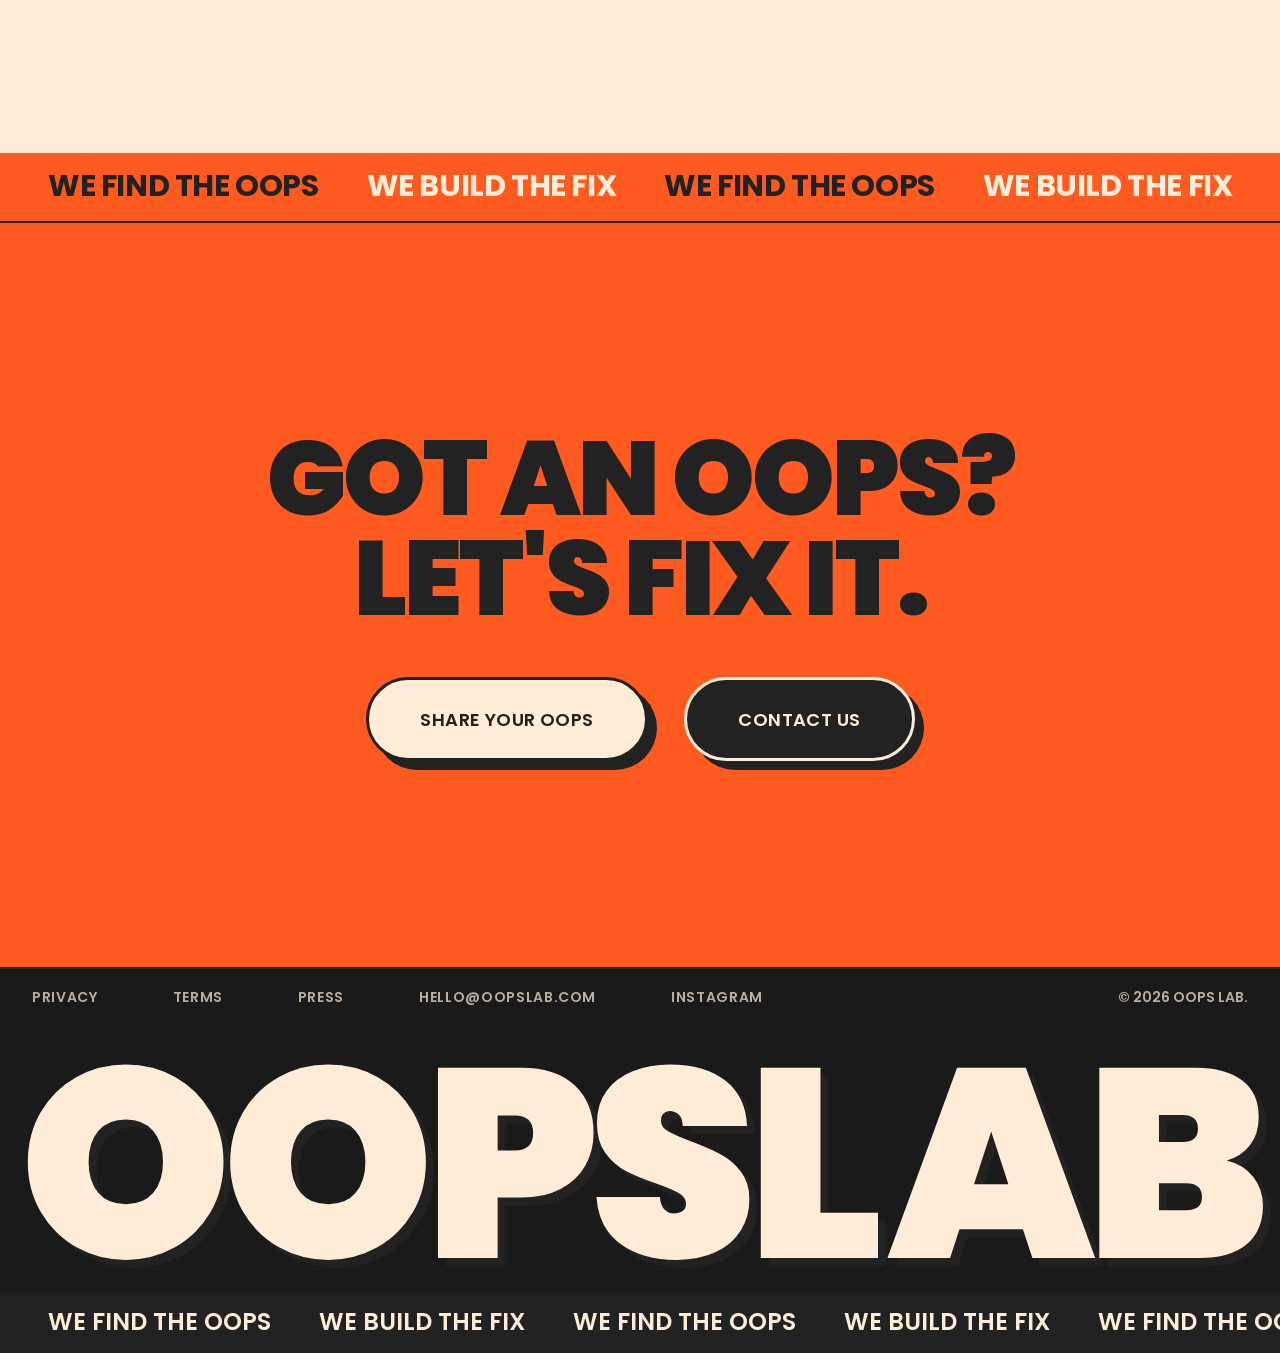
<file: team.html>
<!DOCTYPE html>
<html lang="en">

<head>
  <meta charset="UTF-8">
  <meta name="viewport" content="width=device-width, initial-scale=1.0">
  <title>Oops Lab - Team</title>
  <meta name="description"
    content="Meet the minds behind the oops. The Oops Lab team spots tiny everyday frustrations and turns them into playful, practical solutions.">
  <link rel="preconnect" href="https://fonts.googleapis.com">
  <link rel="preconnect" href="https://fonts.gstatic.com" crossorigin>
  <link
    href="https://fonts.googleapis.com/css2?family=Plus+Jakarta+Sans:wght@400;500;600;700&family=Poppins:wght@400;500;600;700;800;900&display=swap"
    rel="stylesheet">
  <link rel="stylesheet" href="index.css">
  <link rel="stylesheet" href="team.css">
</head>

<body>
  <div class="main-page-wrapper team-page-wrapper">

    <!-- Navigation Bar -->
    <nav class="navbar">
      <div class="nav-container">
        <a href="index.html" class="logo">
          <img src="assets/logo-new.png" alt="Oops Lab Logo" onerror="this.src='assets/logo.png'">
        </a>
        <div class="nav-links">
          <a href="index.html#fixes">FIXES</a>
          <a href="index.html#twist">OUR TWIST</a>
          <a href="index.html#process">PROCESS</a>
          <a href="team.html" class="active">TEAM</a>
          <a href="product.html">PRODUCT</a>
        </div>
        <button class="btn btn-dark">JOIN THE LAB</button>
      </div>
    </nav>

    <!-- ═══════════════════════════════════════════
         1. HERO SECTION — "OOPS FINDERS" + FG cutout
    ═══════════════════════════════════════════ -->
    <section class="team-hero" id="team-hero">
      <div class="hero-container">
        <div class="hero-text-layer">
          <span class="hero-giant-text">OOPS</span>
          <span class="hero-giant-text hero-giant-text-indent">FINDERS</span>
        </div>
        <div class="hero-fg-layer">
          <img src="assets/team-hero-fg.png" alt="Team Members">
        </div>
        <div class="team-sticker-trail" aria-hidden="true"></div>
      </div>
    </section>

    <!-- Ticker 1: Orange -->
    <div class="ticker ticker-orange">
      <div class="ticker-track reverse">
        <div class="ticker-item"><span class="dark">WE FIND THE OOPS</span></div>
        <div class="ticker-item"><span class="light">WE BUILD THE FIX</span></div>
        <div class="ticker-item"><span class="dark">WE FIND THE OOPS</span></div>
        <div class="ticker-item"><span class="light">WE BUILD THE FIX</span></div>
        <div class="ticker-item"><span class="dark">WE FIND THE OOPS</span></div>
        <div class="ticker-item"><span class="light">WE BUILD THE FIX</span></div>
        <div class="ticker-item"><span class="dark">WE FIND THE OOPS</span></div>
        <div class="ticker-item"><span class="light">WE BUILD THE FIX</span></div>
      </div>
    </div>

    <!-- ═══════════════════════════════════════════
         2-A. "WE NEVER IGNORE THE OOPS." — Photo + Tilted Note Cards
    ═══════════════════════════════════════════ -->
    <section class="team-objectives" id="objectives">
      <div class="objectives-inner">
        <h2 class="objectives-title">WE NEVER IGNORE<br>THE OOPS.</h2>
        <div class="objectives-content">

          <div class="objectives-image-wrapper">
            <img src="assets/team-intro-new.png" alt="Desk with everyday items" class="objectives-img">
          </div>

          <div class="oops-list">

            <div class="oops-item tilt-1">
              <div class="orange-badge badge-top-right">
                <svg width="24" height="24" viewBox="0 0 24 24" fill="none" stroke="currentColor" stroke-width="3" stroke-linecap="round" stroke-linejoin="round">
                  <circle cx="12" cy="12" r="10"></circle>
                  <polyline points="12 6 12 12 16 14"></polyline>
                </svg>
              </div>
              <p class="subtitle">Oops Note ★</p>
              <h3>THE SMALLEST ITEMS GO MISSING FIRST.</h3>
            </div>

            <div class="oops-item tilt-2">
              <div class="orange-badge badge-middle-left">
                <svg width="24" height="24" viewBox="0 0 24 24" fill="none" stroke="currentColor" stroke-width="2.5" stroke-linecap="round" stroke-linejoin="round">
                  <rect x="3" y="4" width="18" height="18" rx="2" ry="2"></rect>
                  <line x1="16" y1="2" x2="16" y2="6"></line>
                  <line x1="8" y1="2" x2="8" y2="6"></line>
                  <line x1="3" y1="10" x2="21" y2="10"></line>
                  <text x="12" y="18" fill="currentColor" font-size="8" font-family="'Poppins', sans-serif" font-weight="900" text-anchor="middle">24</text>
                </svg>
              </div>
              <p class="subtitle">Oops Note ★</p>
              <h3>TINY INCONVENIENCES ADD EVERY DAY.</h3>
            </div>

            <div class="oops-item tilt-3">
              <div class="orange-badge badge-top-right">
                <svg width="22" height="22" viewBox="0 0 24 24" fill="none" stroke="currentColor" stroke-width="3" stroke-linecap="round" stroke-linejoin="round">
                  <path d="M10 2h4M10 2v6l-6 12h16l-6-12V2z"></path>
                </svg>
              </div>
              <p class="subtitle">Oops Note ★</p>
              <h3>SMALL PROBLEMS DESERVE SOLUTIONS.</h3>
            </div>

          </div>
        </div>
      </div>
    </section>
    <!-- Ticker 2: Black -->
    <div class="ticker ticker-black">
      <div class="ticker-track">
        <div class="ticker-item"><span class="white">WE FIND THE OOPS</span></div>
        <div class="ticker-item"><span class="white">WE BUILD THE FIX</span></div>
        <div class="ticker-item"><span class="white">WE FIND THE OOPS</span></div>
        <div class="ticker-item"><span class="white">WE BUILD THE FIX</span></div>
        <div class="ticker-item"><span class="white">WE FIND THE OOPS</span></div>
        <div class="ticker-item"><span class="white">WE BUILD THE FIX</span></div>
        <div class="ticker-item"><span class="white">WE FIND THE OOPS</span></div>
        <div class="ticker-item"><span class="white">WE BUILD THE FIX</span></div>
      </div>
    </div>

    <!-- ═══════════════════════════════════════════
         2-B. "WE TAKE SMALL PROBLEMS SERIOUSLY." + Hands Photo
    ═══════════════════════════════════════════ -->
    <section class="team-problems" id="problems">
      <div class="problems-text-layer">
        <span class="problems-giant-line">WE TAKE SMALL</span>
        <span class="problems-giant-line">PROBLEMS</span>
        <span class="problems-giant-line">SERIOUSLY.</span>
      </div>
      <div class="problems-image-layer">
        <img src="assets/team-goal-new.png" alt="Hands holding everyday items" class="problems-img">
      </div>
    </section>

    <section class="team-profile-story" aria-label="Meet the Oops Lab team">
      <div class="team-profile-sticky">
        <section class="intro-section intro-minseo" id="minseo">
          <h2 class="intro-heading">EVERYDAY LIFE IS<br>FULL OF TINY OOPS.</h2>

          <div class="description-box">
            <p class="desc-text">I notice the little inconveniences
              people often overlook. By turning those everyday frustrations into practical ideas, I help create solutions
              that make life a little easier.</p>
          </div>

          <div class="profile-image-group">
            <img src="assets/profile-minseo-new.png" alt="Kim Minseo Portrait" class="profile-img">
            <img src="assets/name-minseo.png" alt="Kim Minseo" class="name-sticker">
            <div class="role-tag">Product Designer</div>
          </div>
        </section>

        <section class="intro-section intro-yuri" id="yuri">
          <h2 class="intro-heading">I SEE WHAT<br>OTHERS MISS.</h2>

          <div class="profile-image-group">
            <img src="assets/profile-yuri-new.png" alt="Baik Yuri Portrait" class="profile-img">
            <img src="assets/name-yuri.png" alt="Baik Yuri" class="name-sticker">
            <div class="role-tag">Oops Spotter</div>
          </div>

          <div class="description-box">
            <p class="desc-text">From spotting small daily problems
              to turning them into playful products, Oops Lab follows a simple process: observe, define, twist, prototype,
              and launch.</p>
          </div>
        </section>

        <div class="team-profile-progress" aria-hidden="true">
          <span class="team-profile-progress-fill"></span>
        </div>
      </div>
    </section>

    <!-- Ticker 3: Orange -->
    <div class="ticker ticker-orange">
      <div class="ticker-track">
        <div class="ticker-item"><span class="dark">WE FIND THE OOPS</span></div>
        <div class="ticker-item"><span class="light">WE BUILD THE FIX</span></div>
        <div class="ticker-item"><span class="dark">WE FIND THE OOPS</span></div>
        <div class="ticker-item"><span class="light">WE BUILD THE FIX</span></div>
        <div class="ticker-item"><span class="dark">WE FIND THE OOPS</span></div>
        <div class="ticker-item"><span class="light">WE BUILD THE FIX</span></div>
        <div class="ticker-item"><span class="dark">WE FIND THE OOPS</span></div>
        <div class="ticker-item"><span class="light">WE BUILD THE FIX</span></div>
      </div>
    </div>

    <!-- CTA Section -->
    <section class="cta-floating-section" id="cta">
      <div class="container cta-floating-container">
        <h2 class="cta-floating-title">
          GOT AN OOPS?<br>LET'S FIX IT.
        </h2>
        <div class="cta-floating-buttons">
          <button class="btn btn-outline-light-offset">SHARE YOUR OOPS</button>
          <button class="btn btn-dark-offset-light">CONTACT US</button>
        </div>
      </div>
    </section>

    <!-- Footer -->
    <footer class="footer-retro">
      <div class="container footer-retro-container">
        <div class="footer-retro-links">
          <a href="#">PRIVACY</a>
          <a href="#">TERMS</a>
          <a href="#">PRESS</a>
          <a href="mailto:HELLO@OOPSLAB.COM">HELLO@OOPSLAB.COM</a>
          <a href="#">INSTAGRAM</a>
        </div>
        <div class="footer-retro-copyright">
          © 2026 OOPS LAB.
        </div>
      </div>
      <div class="footer-huge-logo-wrapper">
        <div class="footer-huge-logo animate-bounce-up"><span>OOPS</span><span class="l-letter">L</span><span>AB</span></div>
      </div>
    </footer>

    <!-- Bottom Ticker: Black -->
    <div class="ticker ticker-black">
      <div class="ticker-track reverse">
        <div class="ticker-item"><span class="white">WE FIND THE OOPS</span></div>
        <div class="ticker-item"><span class="white">WE BUILD THE FIX</span></div>
        <div class="ticker-item"><span class="white">WE FIND THE OOPS</span></div>
        <div class="ticker-item"><span class="white">WE BUILD THE FIX</span></div>
        <div class="ticker-item"><span class="white">WE FIND THE OOPS</span></div>
        <div class="ticker-item"><span class="white">WE BUILD THE FIX</span></div>
        <div class="ticker-item"><span class="white">WE FIND THE OOPS</span></div>
        <div class="ticker-item"><span class="white">WE BUILD THE FIX</span></div>
      </div>
    </div>

  </div>

  <script src="script.js"></script>
</body>

</html>
</file>
<file: index.css>
:root {
  --primary: #ff5a1f;
  --bg-light: #ffecd6;
  --bg-dark: #222222;
  --text-dark: #222222;
  --text-gray: #444444;
  --white: #ffffff;

  --font-heading: 'Poppins', sans-serif;
  --font-body: 'Plus Jakarta Sans', sans-serif;
}

* {
  margin: 0;
  padding: 0;
  box-sizing: border-box;
}

html {
  scroll-behavior: smooth;
}

body {
  font-family: var(--font-body);
  color: var(--text-dark);
  background-color: #ffecd6;
  overflow-x: clip;
  -webkit-font-smoothing: antialiased;
}

img {
  max-width: 100%;
  height: auto;
  display: block;
}

.main-page-wrapper {
  max-width: 1920px;
  margin: 0 auto;
  background-color: var(--white);
  box-shadow: 0 0 50px rgba(0, 0, 0, 0.1);
  position: relative;
  width: 100%;
}

/* Typography Utility */
h1,
h2,
h3,
h4,
h5,
h6 {
  font-family: var(--font-heading);
  text-transform: uppercase;
  font-weight: 900;
  line-height: 1.1;
}

.container {
  max-width: 1280px;
  margin: 0 auto;
  padding: 0 32px;
  width: 100%;
}

.container-wide {
  max-width: 1850px;
  margin: 0 auto;
  padding: 0 32px;
  width: 100%;
}

/* Navbar */
.navbar {
  background: rgba(255, 255, 255, 0.6);
  backdrop-filter: blur(10px);
  -webkit-backdrop-filter: blur(10px);
  border-bottom: 1px solid var(--bg-dark);
  position: -webkit-sticky;
  position: sticky;
  top: 0;
  z-index: 1000;
}

.nav-container {
  max-width: 1920px;
  margin: 0 auto;
  padding: 0 60px;
  height: 70px;
  display: flex;
  align-items: center;
  justify-content: space-between;
  transition: padding 0.3s ease;
}

@media (max-width: 768px) {
  .nav-container {
    padding: 0 24px;
  }
}

.logo img {
  width: auto;
  height: 40px;
  object-fit: contain;
}

.nav-links {
  display: flex;
  align-items: center;
  gap: 32px;
}

.nav-links a {
  text-decoration: none;
  color: var(--text-gray);
  font-weight: 400;
  font-size: 16px;
  letter-spacing: 0.8px;
  transition: color 0.2s ease;
}

.nav-links a:hover {
  color: var(--primary);
}

.nav-links a.active {
  color: var(--primary);
  text-shadow: 0.5px 0 0 var(--primary), -0.5px 0 0 var(--primary);
  /* prevents layout shift from bolding */
  border-bottom: 2px solid var(--primary);
  padding-bottom: 6px;
}

/* Buttons */
.btn {
  font-family: var(--font-body);
  font-weight: 600;
  font-size: 13px;
  letter-spacing: 1.3px;
  text-transform: uppercase;
  padding: 12px 24px;
  border-radius: 9999px;
  cursor: pointer;
  border: none;
  transition: transform 0.2s ease, box-shadow 0.2s ease;
}

.btn:hover {
  transform: translateY(-2px);
}

.btn-dark {
  background-color: var(--bg-dark);
  color: var(--bg-light);
}

.btn-outline-dark {
  background-color: var(--bg-light);
  color: var(--bg-dark);
  border: 2px solid var(--bg-dark);
  box-shadow: 4px 4px 0px var(--bg-dark);
  padding: 18px 34px;
}

.btn-outline-dark:hover {
  box-shadow: 6px 6px 0px var(--bg-dark);
  transform: translate(-2px, -2px);
}

.btn-dark-offset {
  background-color: var(--bg-dark);
  color: var(--bg-light);
  border: 2px solid var(--bg-dark);
  box-shadow: 6px 6px 0px var(--bg-light);
  padding: 22px 42px;
}

.btn-dark-offset:hover {
  box-shadow: 8px 8px 0px var(--bg-light);
  transform: translate(-2px, -2px);
}

.btn-outline-light {
  background-color: transparent;
  color: var(--bg-light);
  border: 2px solid var(--bg-light);
  padding: 22px 42px;
}

.btn-outline-light:hover {
  background-color: rgba(255, 236, 214, 0.1);
}

/* Hero Section */
.hero {
  background-color: var(--bg-light);
  border-bottom: 1px solid var(--bg-dark);
  min-height: 820px;
  display: flex;
  flex-direction: column;
  justify-content: center;
  align-items: center;
  padding: 128px 32px 81px;
  text-align: center;
  overflow: hidden;
}

.hero-content {
  display: flex;
  flex-direction: column;
  align-items: center;
  max-width: 1024px;
}

.hero-title {
  color: var(--bg-light);
  font-size: 110px;
  letter-spacing: -4px;
  display: flex;
  flex-direction: column;
  align-items: center;
  margin-bottom: 48px;
}

.oops-box-container {
  display: flex;
  justify-content: center;
  align-items: center;
  margin: 10px 0;
  transform: rotate(-3deg);
  transition: transform 0.25s ease-out;
}

.oops-box-container:hover {
  transform: rotate(2deg) scale(1.05);
}

.oops-box {
  background-color: var(--white);
  border: 2px solid var(--bg-dark);
  box-shadow: 8px 8px 0px var(--bg-dark);
  color: var(--primary);
  font-size: 100px;
  padding: 10px 34px;
  line-height: 1.1;
  letter-spacing: 0;
}

/* Tickers */
.ticker {
  overflow: hidden;
  white-space: nowrap;
  display: flex;
  align-items: center;
  border-bottom: 2px solid var(--bg-dark);
}

.ticker-black {
  background-color: var(--bg-dark);
  height: 60px;
  padding: 10px 0;
}

.ticker-orange {
  background-color: var(--primary);
  height: 70px;
  padding: 15px 0;
}

.ticker-small-black {
  background-color: var(--bg-dark);
  height: 44px;
  padding: 8px 0;
}

.ticker-track {
  display: flex;
  animation: ticker 20s linear infinite;
  gap: 48px;
  padding-left: 48px;
}

.ticker-track.reverse {
  animation-direction: reverse;
  animation-duration: 25s;
}

.ticker-track.fast {
  animation-duration: 10s;
  gap: 32px;
  padding-left: 32px;
}

@keyframes ticker {
  0% {
    transform: translateX(0);
  }

  100% {
    transform: translateX(-50%);
  }
}

.ticker-item span {
  font-family: var(--font-heading);
  text-transform: uppercase;
}

.ticker-black .ticker-item span {
  font-size: 24px;
  letter-spacing: 0;
  font-weight: 600;
}

.ticker-orange .ticker-item span {
  font-size: 30px;
  letter-spacing: -0.4px;
  font-weight: 700;
}

.ticker-small-black .ticker-item span {
  font-size: 16px;
  letter-spacing: 1.6px;
}

.ticker-item span.white {
  color: var(--bg-light);
}

.ticker-item span.orange {
  color: var(--primary);
}

.ticker-item span.light {
  color: var(--bg-light);
}

.ticker-item span.dark {
  color: var(--bg-dark);
}

/* Peeking Holes Main Section */
.main-peeking-section {
  background-color: var(--primary);
  border-bottom: 1px solid var(--bg-dark);
  position: relative;
  overflow: hidden;
  width: 100%;
  height: 999.6px;
}

.main-background-wrapper {
  position: relative;
  width: 100%;
  height: 100%;
  max-width: 1920px;
  margin: 0 auto;
}

.main-bg-img {
  width: 100%;
  height: 100%;
  display: block;
  object-fit: cover;
  transform: scale(1.15);
  will-change: transform;
}

.oopslab-text-overlay {
  position: absolute;
  top: 0;
  left: 0;
  width: 100%;
  height: auto;
  display: flex;
  justify-content: center;
  align-items: flex-start;
  pointer-events: none;
  z-index: 2;
  animation: oopsHeroTopClearance 1.75s cubic-bezier(0.16, 1, 0.3, 1) both;
}

@keyframes oopsHeroTopClearance {

  0%,
  72% {
    transform: translateY(42px);
  }

  100% {
    transform: translateY(0);
  }
}

.oopslab-huge-text {
  font-family: var(--font-heading);
  font-weight: 900;
  color: #ffecd6;
  font-size: clamp(80px, 21vw, 405px);
  text-align: center;
  text-shadow: 8px 8px 0px #222222;
  letter-spacing: -9.6px;
  line-height: 0.85;
  text-transform: uppercase;
  white-space: nowrap;
  width: 100%;
  will-change: transform;
}

.oopslab-huge-text span {
  display: inline-block;
  opacity: 0;
  transform: translateY(150px) scaleY(0.7);
}

body:not(.intro-active) .oopslab-huge-text span {
  animation: bounceUp 1.2s cubic-bezier(0.175, 0.885, 0.32, 1.275) forwards;
}

.oopslab-huge-text span:nth-child(1) {
  animation-delay: 0.0s;
}

.oopslab-huge-text span:nth-child(2) {
  animation-delay: 0.1s;
}

.oopslab-huge-text span:nth-child(3) {
  animation-delay: 0.2s;
}

.oopslab-huge-text span:nth-child(4) {
  animation-delay: 0.3s;
}

.oopslab-huge-text span:nth-child(5) {
  animation-delay: 0.4s;
}

.oopslab-huge-text span:nth-child(6) {
  animation-delay: 0.5s;
}

.oopslab-huge-text span:nth-child(7) {
  animation-delay: 0.6s;
}

.oopslab-huge-text .l-letter {
  letter-spacing: 4.1px;
}

@keyframes bounceUp {
  0% {
    transform: translateY(150px) scaleY(0.7);
    opacity: 0;
  }

  60% {
    transform: translateY(-20px) scaleY(1.15);
    opacity: 1;
  }

  80% {
    transform: translateY(5px) scaleY(0.95);
  }

  100% {
    transform: translateY(0) scaleY(1);
    opacity: 1;
  }
}

/* HERO Section (Intro) */
.hero-intro-section {
  background-color: var(--bg-light);
  border-bottom: 1px solid var(--bg-dark);
  padding: 66px 32px 101px;
  display: flex;
  justify-content: center;
  align-items: center;
  text-align: center;
}

.hero-intro-content {
  max-width: 1024px;
  width: 100%;
}

.hero-intro-title {
  font-family: var(--font-heading);
  font-weight: 900;
  font-size: clamp(36px, 5.2vw, 100px);
  color: var(--primary);
  letter-spacing: -3px;
  line-height: 0.95;
  text-transform: uppercase;
  display: flex;
  flex-direction: column;
  align-items: center;
  gap: 20px;
}

.hero-intro-title .line-text {
  display: block;
}

.oops-box-container {
  display: inline-flex;
  justify-content: center;
  align-items: center;
  transform: rotate(-3deg);
  transition: transform 0.25s ease-out;
  margin: 10px 0;
}

.oops-box-container:hover {
  transform: rotate(2deg) scale(1.05);
}

.oops-box {
  background-color: var(--white);
  border: 2px solid var(--bg-dark);
  box-shadow: 8px 8px 0px var(--bg-dark);
  color: var(--primary);
  font-size: clamp(60px, 10.4vw, 200px);
  padding: clamp(15px, 3vw, 58px) clamp(20px, 2.5vw, 26px);
  line-height: 0.8;
  border-radius: 12px;
  letter-spacing: 0;
}

/* Problem Section (Figma Reset) */
.problem-notes-section {
  background-color: #fdfcf7;
  display: flex;
  flex-direction: column;
  width: 100%;
}

.problem-notes-header-container {
  background-color: #fdfcf7;
  width: 100%;
  max-width: 1920px;
  margin: 0 auto;
  padding: 48px 40px;
  height: 336px;
  display: flex;
  flex-direction: column;
  justify-content: flex-start;
  align-items: flex-start;
}

.problem-notes-header h2 {
  font-family: var(--font-heading);
  font-size: clamp(60px, 7vw, 110px);
  font-weight: 800;
  line-height: 1.0;
  letter-spacing: -2px;
  color: #222222;
  text-transform: uppercase;
}

.problem-notes-board-container {
  background-color: #fdfcf7;
  border-bottom: 1px solid var(--bg-dark);
  width: 100%;
  max-width: 1920px;
  margin: 0 auto;
  padding-top: 110px;
  padding-bottom: 111px;
  height: 652.5px;
  display: flex;
  align-items: center;
  overflow: hidden;
}

.retro-notes-board {
  display: flex;
  flex-direction: column;
  gap: 30px;
  width: 100%;
  overflow-x: auto;
  scrollbar-width: none;
  padding: 20px 40px 30px;
}

.retro-notes-board::-webkit-scrollbar {
  display: none;
}

.notes-row {
  display: flex;
  gap: 30px;
  align-items: center;
  width: max-content;
  padding-right: 40px;
}

.note-card {
  background-color: var(--white);
  border: 2px solid var(--bg-dark);
  box-shadow: 8px 8px 0px var(--bg-dark);
  border-radius: 12px;
  padding: 17px 22px 22px;
  display: flex;
  flex-direction: column;
  gap: 5px;
  height: 92px;
  justify-content: center;
  transition: transform 0.2s ease, box-shadow 0.2s ease;
  flex-shrink: 0;
  width: fit-content !important;
  animation: bobFloat 5s ease-in-out infinite;
}

.note-card:hover {
  transform: translate(-2px, -2px);
  box-shadow: 10px 10px 0px var(--bg-dark);
}

.note-tag {
  font-family: var(--font-heading);
  font-weight: 600;
  font-size: 16px;
  color: var(--text-dark);
  line-height: 1.4;
}

.note-heading {
  font-family: var(--font-heading);
  font-weight: 700;
  font-size: 21px;
  color: var(--text-dark);
  letter-spacing: -1px;
  line-height: 1.2;
  text-transform: uppercase;
  white-space: nowrap;
}

.card-w-371 {
  width: 371px;
}

.card-w-343 {
  width: 343px;
}

.card-w-395 {
  width: 395px;
}

.card-w-340 {
  width: 340px;
}

.card-w-320 {
  width: 320px;
}

.card-w-300 {
  width: 300px;
}

.card-w-223 {
  width: 223px;
}

.card-w-240 {
  width: 240px;
}

.card-w-306 {
  width: 306px;
}

.note-icon-circle {
  background-color: var(--primary);
  border: 2px solid var(--bg-dark);
  box-shadow: 4px 4px 0px var(--bg-dark);
  width: 92px;
  height: 92px;
  border-radius: 9999px;
  display: flex;
  align-items: center;
  justify-content: center;
  flex-shrink: 0;
  padding: 22px;
  animation: bobFloat 5s ease-in-out infinite;
}

/* Floating animation keyframes using translate property to avoid hover transform overrides */
@keyframes bobFloat {

  0%,
  100% {
    translate: 0 0;
  }

  50% {
    translate: 0 -12px;
  }
}

/* Stagger note card & icon floating delays and durations for organic movement */
.retro-notes-board .notes-row-1 .note-card:nth-of-type(3n),
.retro-notes-board .notes-row-1 .note-icon-circle:nth-of-type(3n) {
  animation-duration: 4.8s;
  animation-delay: -1.2s;
}

.retro-notes-board .notes-row-1 .note-card:nth-of-type(3n+1),
.retro-notes-board .notes-row-1 .note-icon-circle:nth-of-type(3n+1) {
  animation-duration: 5.4s;
  animation-delay: -3.1s;
}

.retro-notes-board .notes-row-1 .note-card:nth-of-type(3n+2),
.retro-notes-board .notes-row-1 .note-icon-circle:nth-of-type(3n+2) {
  animation-duration: 6.0s;
  animation-delay: -0.5s;
}

.retro-notes-board .notes-row-2 .note-card:nth-of-type(3n),
.retro-notes-board .notes-row-2 .note-icon-circle:nth-of-type(3n) {
  animation-duration: 5.1s;
  animation-delay: -2.3s;
}

.retro-notes-board .notes-row-2 .note-card:nth-of-type(3n+1),
.retro-notes-board .notes-row-2 .note-icon-circle:nth-of-type(3n+1) {
  animation-duration: 4.6s;
  animation-delay: -0.7s;
}

.retro-notes-board .notes-row-2 .note-card:nth-of-type(3n+2),
.retro-notes-board .notes-row-2 .note-icon-circle:nth-of-type(3n+2) {
  animation-duration: 5.8s;
  animation-delay: -3.9s;
}

.retro-notes-board .notes-row-3 .note-card:nth-of-type(3n),
.retro-notes-board .notes-row-3 .note-icon-circle:nth-of-type(3n) {
  animation-duration: 5.6s;
  animation-delay: -4.2s;
}

.retro-notes-board .notes-row-3 .note-card:nth-of-type(3n+1),
.retro-notes-board .notes-row-3 .note-icon-circle:nth-of-type(3n+1) {
  animation-duration: 4.9s;
  animation-delay: -1.8s;
}

.retro-notes-board .notes-row-3 .note-card:nth-of-type(3n+2),
.retro-notes-board .notes-row-3 .note-icon-circle:nth-of-type(3n+2) {
  animation-duration: 5.2s;
  animation-delay: -2.9s;
}

.note-icon-img {
  width: 100% !important;
  height: 100% !important;
  object-fit: contain !important;
  flex-shrink: 0;
}

/* Solution Equation Section */
.solution-equation-section {
  background-color: var(--primary);
  border-bottom: 1px solid var(--bg-dark);
  padding: 81px 32px 82px;
  display: flex;
  justify-content: center;
  align-items: center;
  overflow: hidden;
}

.equation-container {
  display: flex;
  align-items: center;
  justify-content: center;
  gap: 17px;
}

.equation-text {
  font-family: var(--font-heading);
  font-weight: 900;
  font-size: clamp(50px, 7.8vw, 150px);
  line-height: 0.8;
}

.equation-text.text-light {
  color: var(--bg-light);
}

.equation-arrow-container {
  width: 43px;
  height: 43px;
  display: flex;
  align-items: center;
  justify-content: center;
}

.equation-arrow-img {
  width: 100%;
  height: 100%;
}

.equation-twist-box-container {
  transform: rotate(-2deg);
  transition: transform 0.25s ease-out;
}

.equation-twist-box-container:hover {
  transform: rotate(3deg) scale(1.05);
}

.equation-twist-box {
  background-color: var(--white);
  border: 2px solid var(--bg-dark);
  box-shadow: 8px 8px 0px var(--bg-dark);
  border-radius: 12px;
  padding: clamp(10px, 2vw, 36px) clamp(15px, 2vw, 32px);
  font-family: var(--font-heading);
  font-weight: 900;
  font-size: clamp(60px, 8.3vw, 160px);
  color: var(--primary);
  line-height: 0.8;
}

/* Features Section (Fireplace BG) */
.features-fireplace-section {
  background-image: url('assets/features-bg.png');
  background-size: cover;
  background-position: center;
  position: relative;
  height: 1080px;
  border-bottom: 1px solid var(--bg-dark);
  display: flex;
  flex-direction: column;
  justify-content: flex-end;
  align-items: center;
  padding: 0 0 25px 0;
}

.features-bg-overlay {
  position: absolute;
  top: 0;
  left: 0;
  right: 0;
  bottom: 0;
  background: linear-gradient(to top, rgba(0, 0, 0, 0.7) 0%, rgba(0, 0, 0, 0) 30.78%);
  pointer-events: none;
  z-index: 1;
}

.features-fireplace-container {
  position: relative;
  z-index: 2;
  width: 100%;
  max-width: 1850px;
  margin: 0 auto;
  padding: 0 48px;
  display: flex;
  flex-direction: column;
  gap: 3px;
}

.features-fireplace-title {
  font-family: var(--font-heading);
  font-size: clamp(70px, 12vw, 230px);
  font-weight: 900;
  color: var(--primary);
  line-height: 0.9;
  letter-spacing: -7.5px;
  text-shadow: 9.1px 9.1px 0px var(--bg-dark);
  margin-bottom: 10px;
  white-space: nowrap;
}

.features-fireplace-grid {
  border-top: 1.5px solid var(--primary);
  padding-top: 9px;
  display: grid;
  grid-template-columns: repeat(4, 1fr);
  gap: 40px;
}

.feature-fireplace-card {
  display: flex;
  flex-direction: column;
  padding-bottom: 15px;
}

.feature-fireplace-card .feature-title {
  font-family: var(--font-heading);
  font-size: clamp(20px, 2vw, 38px);
  font-weight: 900;
  color: var(--primary);
  letter-spacing: -1.5px;
  line-height: 1.2;
  margin-bottom: 5px;
  white-space: nowrap;
}

.feature-fireplace-card .feature-desc {
  font-family: var(--font-heading);
  font-size: clamp(14px, 1vw, 18px);
  font-weight: 500;
  color: var(--primary);
  line-height: 1.4;
  white-space: nowrap;
}

/* How It Works Section */
.how-works-retro-section {
  background-color: var(--bg-light);
  border-bottom: 1px solid var(--bg-dark);
  padding: 50px 34px 47px;
}

.how-works-retro-container {
  display: flex;
  flex-direction: column;
  gap: 166px;
}

.how-works-header {
  display: flex;
  justify-content: space-between;
  align-items: flex-start;
  gap: 195px;
  width: 100%;
}

.how-works-title {
  font-family: var(--font-heading);
  font-size: clamp(36px, 5vw, 64px);
  font-weight: 800;
  color: var(--text-dark);
  letter-spacing: -2px;
  line-height: 1;
}

.how-works-subtitle {
  font-family: var(--font-body);
  font-size: 18px;
  font-weight: 400;
  color: var(--text-dark);
  line-height: 1.4;
  max-width: 600px;
}

.how-works-steps-grid {
  position: relative;
  display: grid;
  grid-template-columns: repeat(5, 1fr);
  gap: 12px;
  width: 100%;
}

/* dashed line removed */

.how-step-card {
  background-color: var(--primary);
  border: 2px solid var(--bg-dark);
  border-radius: 12px;
  z-index: 1;
  display: flex;
  flex-direction: column;
  align-items: center;
  gap: 21px;
  padding: 27px 10px 60px;
  transition: transform 0.3s ease;
}

.how-step-card:hover {
  transform: translateY(-5px);
  transition-delay: 0s !important;
}

.how-step-circle {
  background-color: var(--primary);
  border: 2px solid var(--bg-dark);
  box-shadow: 4px 4px 0px var(--bg-dark);
  border-radius: 9999px;
  width: 84px;
  height: 84px;
  display: flex;
  align-items: center;
  justify-content: center;
}

.how-step-circle.circle-active {
  background-color: var(--bg-light);
  box-shadow: 4px 4px 0px var(--bg-dark);
}

.how-step-num {
  font-family: var(--font-heading);
  font-weight: 900;
  font-size: 37px;
  color: var(--bg-light);
  line-height: 36px;
}

.how-step-num.num-active {
  color: var(--text-dark);
}

.how-step-name {
  font-family: var(--font-heading);
  font-weight: 900;
  font-size: 32px;
  color: var(--bg-light);
  line-height: 30px;
}

/* How It Works Section */
.how-works-retro-section {
  background-color: var(--bg-light);
  border-bottom: 1px solid var(--bg-dark);
  padding: 82px 34px 47px;
}

.how-works-retro-container {
  display: flex;
  flex-direction: column;
  gap: 221px;
}

.how-works-header {
  display: flex;
  justify-content: space-between;
  align-items: flex-start;
  gap: 100px;
  width: 100%;
}

.how-works-title {
  font-family: var(--font-heading);
  font-size: clamp(36px, 5.7vw, 110px);
  font-weight: 800;
  color: var(--text-dark);
  letter-spacing: -2px;
  line-height: 1;
  flex-shrink: 0;
}

.how-works-subtitle {
  font-family: var(--font-heading);
  font-size: clamp(16px, 1.25vw, 24px);
  font-weight: 400;
  color: var(--text-dark);
  line-height: 1.4;
  max-width: 600px;
}

.how-works-steps-grid {
  position: relative;
  display: grid;
  grid-template-columns: repeat(5, 1fr);
  gap: 18.2px;
  width: 100%;
}

/* dashed line removed */

.how-step-card {
  background-color: var(--primary);
  border: 2px solid var(--bg-dark);
  border-radius: 18.2px;
  z-index: 1;
  display: flex;
  flex-direction: column;
  align-items: center;
  gap: 32px;
  padding: 41px 15px 91px;
  transition: transform 0.3s ease;
}

.how-step-card:hover {
  transform: translateY(-5px);
}

.how-step-circle {
  background-color: var(--primary);
  border: 3.04px solid var(--bg-dark);
  box-shadow: 6.09px 6.09px 0px var(--bg-dark);
  border-radius: 9999px;
  width: 128px;
  height: 128px;
  display: flex;
  align-items: center;
  justify-content: center;
  flex-shrink: 0;
}

.how-step-circle.circle-active {
  background-color: var(--bg-light);
}

.how-step-num {
  font-family: var(--font-heading);
  font-weight: 900;
  font-size: 57px;
  color: var(--bg-light);
  line-height: 55px;
}

.how-step-num.num-active {
  color: var(--text-dark);
}

.how-step-name {
  font-family: var(--font-heading);
  font-weight: 900;
  font-size: clamp(24px, 2.5vw, 49px);
  color: var(--bg-light);
  line-height: 45px;
  text-align: center;
}

/* Vision / Lab Note Section */
.vision-lab-section {
  background-color: var(--bg-light);
  border-bottom: 1px solid var(--bg-dark);
  padding: 64px;
  display: flex;
  justify-content: center;
}

.vision-lab-container {
  width: 100%;
  max-width: 1850px;
  margin: 0 auto;
}

.vision-lab-card {
  position: relative;
  border-radius: 22.3px;
  overflow: hidden;
  height: clamp(600px, 55vw, 1066px);
  display: flex;
  flex-direction: column;
  justify-content: flex-end;
  padding: clamp(30px, 4vw, 44px);
  border: 2px solid var(--bg-dark);
}

.vision-card-bg {
  position: absolute;
  top: 0;
  left: 0;
  right: 0;
  bottom: 0;
  z-index: 0;
}

.vision-bg-img {
  width: 100%;
  height: 100%;
  object-fit: cover;
  display: block;
}

.vision-bg-gradient {
  position: absolute;
  top: 0;
  left: 0;
  right: 0;
  bottom: 0;
  background: linear-gradient(to bottom, rgba(0, 0, 0, 0) 69.73%, rgba(0, 0, 0, 0.4) 100%);
}

.vision-lab-content {
  position: relative;
  z-index: 1;
  display: flex;
  flex-direction: column;
  gap: 17.8px;
  align-items: flex-start;
}

.vision-quote {
  font-family: var(--font-heading);
  font-weight: 700;
  font-size: clamp(24px, 2.8vw, 53.6px);
  color: var(--bg-light);
  line-height: 1.05;
  letter-spacing: -1.5px;
  text-transform: uppercase;
}

.vision-author {
  font-family: var(--font-heading);
  font-weight: 700;
  font-size: clamp(14px, 1.25vw, 23.8px);
  color: rgba(255, 236, 214, 0.8);
  letter-spacing: -0.44px;
  text-transform: uppercase;
}

/* CTA Floating Section */
.cta-floating-section {
  background-color: var(--primary);
  border-bottom: 1px solid var(--bg-dark);
  padding: 206px 32px;
  position: relative;
  overflow: hidden;
  display: flex;
  align-items: center;
  justify-content: center;
}

.cta-floating-container {
  position: relative;
  z-index: 1;
  display: flex;
  flex-direction: column;
  align-items: center;
  gap: 49px;
  width: 100%;
  max-width: 1440px;
}

.cta-floating-title {
  font-family: var(--font-heading);
  font-weight: 900;
  font-size: clamp(50px, 8.2vw, 157px);
  color: var(--bg-dark);
  letter-spacing: -3px;
  line-height: 0.95;
  text-align: center;
  text-transform: uppercase;
}

.cta-floating-buttons {
  display: flex;
  gap: 35.8px;
  align-items: center;
  justify-content: center;
}

.btn-outline-light-offset {
  background-color: var(--bg-light);
  color: var(--text-dark);
  border: 3px solid var(--bg-dark);
  box-shadow: 9px 9px 0px var(--bg-dark);
  padding: clamp(15px, 2vw, 32px) clamp(30px, 4vw, 62px);
  font-family: var(--font-heading);
  font-weight: 600;
  font-size: clamp(16px, 1.4vw, 27px);
  letter-spacing: 0.44px;
  border-radius: 9999px;
  cursor: pointer;
  transition: transform 0.2s ease, box-shadow 0.2s ease;
}

.btn-outline-light-offset:hover {
  transform: translate(-2px, -2px);
  box-shadow: 11px 11px 0px var(--bg-dark);
}

.btn-dark-offset-light {
  background-color: var(--bg-dark);
  color: var(--bg-light);
  border: 3px solid var(--bg-light);
  box-shadow: 9px 9px 0px var(--bg-dark);
  padding: clamp(15px, 2vw, 32px) clamp(30px, 4vw, 62px);
  font-family: var(--font-heading);
  font-weight: 600;
  font-size: clamp(16px, 1.4vw, 27px);
  letter-spacing: 0.44px;
  border-radius: 9999px;
  cursor: pointer;
  transition: transform 0.2s ease, box-shadow 0.2s ease;
}

.btn-dark-offset-light:hover {
  transform: translate(-2px, -2px);
  box-shadow: 11px 11px 0px var(--bg-dark);
}

/* Footer (Original classes kept for other pages) */
.footer {
  background-color: var(--bg-dark);
  border-top: 1px solid rgba(255, 236, 214, 0.1);
  padding: 48px 0;
}

.footer-container {
  display: flex;
  justify-content: space-between;
  align-items: center;
}

.footer-brand h2 {
  color: var(--primary);
  font-size: 28px;
  letter-spacing: 1.4px;
  margin-bottom: 8px;
}

.footer-brand p {
  color: rgba(255, 236, 214, 0.7);
  font-size: 16px;
}

.footer-links {
  display: flex;
  gap: 32px;
}

.footer-links a {
  color: rgba(255, 236, 214, 0.7);
  text-decoration: none;
  font-size: 13px;
  font-weight: 600;
  letter-spacing: 0.65px;
  transition: color 0.2s ease;
}

.footer-links a:hover {
  color: var(--primary);
}

.footer-copyright {
  color: rgba(255, 236, 214, 0.5);
  font-size: 13px;
  font-weight: 600;
  letter-spacing: 0.65px;
}

/* Footer Retro (New Index specific) */
.footer-retro {
  background-color: #1a1a1a;
  border-top: 1px solid rgba(255, 236, 214, 0.1);
  padding: 10px 0 0;
  position: relative;
  overflow: hidden;
}

.footer-retro-container {
  max-width: 1920px;
  margin: 0 auto;
  padding: 8px 32px;
  display: flex;
  justify-content: space-between;
  align-items: center;
}

.footer-retro-links {
  display: flex;
  gap: 75px;
}

.footer-retro-links a {
  color: rgba(255, 236, 214, 0.7);
  text-decoration: none;
  font-family: var(--font-heading);
  font-weight: 600;
  font-size: clamp(14px, 1vw, 19px);
  letter-spacing: 0.65px;
  transition: color 0.2s ease;
  text-transform: uppercase;
}

.footer-retro-links a:hover {
  color: var(--primary);
}

.footer-retro-copyright {
  color: rgba(255, 236, 214, 0.7);
  font-family: var(--font-heading);
  font-weight: 600;
  font-size: clamp(14px, 1vw, 19px);
  text-transform: uppercase;
}

.footer-huge-logo-wrapper {
  width: 100%;
  display: flex;
  justify-content: center;
  background-color: #1a1a1a;
}

.footer-huge-logo {
  font-family: var(--font-heading);
  font-weight: 900;
  color: #ffecd6;
  font-size: clamp(80px, 21vw, 405px);
  text-align: center;
  text-shadow: 8px 8px 0px #222222;
  letter-spacing: -9.6px;
  line-height: 0.85;
  text-transform: uppercase;
  white-space: nowrap;
  display: flex;
  flex-direction: row;
  justify-content: center;
  align-items: center;
  flex-wrap: nowrap;
  width: 100%;
  padding: 14px 18px;
  margin-top: 20px;
}

.footer-huge-logo .l-letter {
  letter-spacing: 4.1px;
}

/* Responsive Design */
@media (max-width: 1024px) {
  .hero-intro-title {
    font-size: 50px;
  }

  .oops-box {
    font-size: 100px;
    line-height: 90px;
  }

  .problem-notes-header h2 {
    font-size: 50px;
  }

  .equation-text {
    font-size: 70px;
  }

  .equation-twist-box {
    font-size: 80px;
    line-height: 70px;
  }

  .features-fireplace-title {
    font-size: 100px;
    letter-spacing: -2px;
  }

  .features-fireplace-grid {
    grid-template-columns: repeat(2, 1fr);
    gap: 40px;
  }

  .how-works-header {
    flex-direction: column;
    gap: 30px;
  }

  .how-works-steps-grid {
    grid-template-columns: repeat(3, 1fr);
    gap: 20px;
  }

  .how-works-steps-grid::before {
    display: none;
  }

  .vision-quote {
    font-size: 28px;
  }

  .vision-lab-card {
    height: 500px;
  }

  .cta-floating-title {
    font-size: 70px;
    line-height: 70px;
  }

  /* Original Page overrides */
  .hero-title {
    font-size: 80px;
  }

  .problem-header h2 {
    font-size: 70px;
  }

  .problem-grid {
    grid-template-columns: 1fr 1fr;
  }

  .features-grid {
    column-gap: 40px;
  }

  .text-center {
    font-size: 70px;
  }

  .cta-title .light-text,
  .cta-title .dark-text {
    font-size: 70px;
  }

  .bg-huge-text {
    font-size: 120px;
  }

  .twist-box {
    font-size: 60px;
  }

  .fix-text {
    font-size: 60px;
  }

  .steps-container {
    grid-template-columns: repeat(3, 1fr);
    row-gap: 40px;
  }

  .step-card:nth-child(n+4) {
    grid-column: span 1;
  }
}

@media (max-width: 768px) {
  .hero-intro-title {
    font-size: 40px;
  }

  .oops-box {
    font-size: 70px;
    line-height: 60px;
    padding: 15px 20px;
  }

  .equation-container {
    flex-direction: column;
    gap: 30px;
  }

  .equation-arrow-img {
    transform: rotate(90deg);
  }

  .features-fireplace-title {
    font-size: 60px;
  }

  .features-fireplace-grid {
    grid-template-columns: 1fr;
    gap: 20px;
  }

  .how-works-steps-grid {
    grid-template-columns: 1fr;
  }

  .vision-quote {
    font-size: 20px;
  }

  .vision-lab-card {
    height: 400px;
  }

  .cta-floating-title {
    font-size: 50px;
    line-height: 50px;
  }

  .cta-floating-buttons {
    flex-direction: column;
    width: 100%;
    gap: 15px;
  }

  .btn-outline-light-offset,
  .btn-dark-offset-light {
    width: 100%;
    text-align: center;
  }

  .footer-retro-container {
    flex-direction: column;
    gap: 20px;
    text-align: center;
  }

  .footer-retro-links {
    flex-direction: column;
    gap: 15px;
  }

  /* Original Page overrides */
  .nav-links {
    display: none;
  }

  .hero-title {
    font-size: 50px;
  }

  .problem-grid {
    grid-template-columns: 1fr;
  }

  .features-grid {
    grid-template-columns: 1fr;
  }

  .problem-header h2 {
    font-size: 50px;
  }

  .features-container h2 {
    font-size: 50px;
  }

  .text-center {
    font-size: 50px;
  }

  .cta-title .light-text,
  .cta-title .dark-text {
    font-size: 50px;
  }

  .footer-container {
    flex-direction: column;
    gap: 30px;
    text-align: center;
  }

  .cta-buttons {
    flex-direction: column;
  }

  .solution-container {
    flex-direction: column;
    gap: 30px;
  }

  .arrow {
    transform: rotate(90deg);
  }

  .bg-huge-text {
    font-size: 80px;
  }

  .steps-container {
    grid-template-columns: 1fr;
    border-top: none;
  }

  .steps-line {
    display: none;
  }

  .step-card {
    border-top: 1px solid var(--bg-dark);
    padding-top: 20px;
  }
}

/* Scroll Bounce Entrance Animation */
.animate-bounce-up {
  opacity: 0;
  transform: translateY(80px) scaleY(0.8);
  will-change: transform, opacity;
}

.animate-bounce-up.visible {
  animation: bounceUpViewport 1.2s cubic-bezier(0.175, 0.885, 0.32, 1.275) forwards;
}

@keyframes bounceUpViewport {
  0% {
    transform: translateY(80px) scaleY(0.8);
    opacity: 0;
  }

  60% {
    transform: translateY(-15px) scaleY(1.1);
    opacity: 1;
  }

  80% {
    transform: translateY(3px) scaleY(0.97);
  }

  100% {
    transform: translateY(0) scaleY(1);
    opacity: 1;
  }
}

/* Custom Cursor Styles (Oops Lab Spotter) */
@media (pointer: fine) {

  body,
  body a,
  body button,
  body .btn,
  body .note-card,
  body .equation-twist-box-container,
  body .oops-box-container,
  body .note-icon-circle,
  body .logo {
    cursor: none !important;
  }

  .custom-cursor-dot {
    width: 8px;
    height: 8px;
    background-color: #ffffff;
    border-radius: 50%;
    position: fixed;
    top: 0;
    left: 0;
    pointer-events: none;
    z-index: 10000;
    will-change: transform;
    scale: 1;
    mix-blend-mode: difference;
    transition: scale 0.2s ease, background-color 0.2s ease, opacity 0.2s ease;
  }

  .custom-cursor-ring {
    width: 48px;
    height: 48px;
    position: fixed;
    top: 0;
    left: 0;
    pointer-events: none;
    z-index: 9999;
    will-change: transform;
    scale: 1;
    mix-blend-mode: difference;
    transition: scale 0.25s ease-out,
      background-color 0.25s ease-out,
      opacity 0.2s ease;
  }

  .custom-cursor-ring::before {
    content: '';
    position: absolute;
    top: 0;
    left: 0;
    width: 100%;
    height: 100%;
    border: 2px dashed #ffffff;
    border-radius: 50%;
    rotate: 0deg;
    animation: rotateCursor 16s linear infinite;
    transition: border-color 0.3s ease, border-style 0.3s ease;
  }

  .custom-cursor-text {
    font-family: var(--font-heading);
    font-size: 11px;
    font-weight: 900;
    color: #ffffff;
    position: absolute;
    top: 50%;
    left: 50%;
    transform: translate(-50%, -50%);
    opacity: 0;
    scale: 0;
    letter-spacing: 0.5px;
    transition: opacity 0.18s ease-out,
      scale 0.18s ease-out;
    pointer-events: none;
    text-transform: uppercase;
  }

  /* Hover States (Oops Target Locked) */
  .custom-cursor-ring.hovered {
    scale: 1.6;
    background-color: rgba(255, 255, 255, 0.15);
  }

  .custom-cursor-ring.hovered::before {
    border-color: #ffffff;
    border-style: solid;
  }

  .custom-cursor-ring.hovered .custom-cursor-text {
    opacity: 1;
    scale: 1;
  }

  .custom-cursor-dot.hovered {
    scale: 0.6;
    background-color: #ffffff;
  }
}

@keyframes rotateCursor {
  from {
    rotate: 0deg;
  }

  to {
    rotate: 360deg;
  }
}

/* OOPS LAB immersive interaction layer.
   These opt-in classes do not change element sizing or document flow. */
.oops-kinetic-ready,
.oops-kinetic-soft {
  opacity: 0;
  translate: 0 72px;
  filter: blur(10px);
  transition:
    opacity 0.9s cubic-bezier(0.16, 1, 0.3, 1),
    translate 1.05s cubic-bezier(0.16, 1, 0.3, 1),
    filter 0.9s ease;
  will-change: opacity, translate, filter;
}

.oops-kinetic-soft {
  translate: 0 34px;
}

.oops-kinetic-ready.oops-in-view,
.oops-kinetic-soft.oops-in-view {
  opacity: 1;
  translate: 0 0;
  filter: blur(0);
}

/* Shared CTA title entrance across index, team, and product pages. */
.oops-cta-reveal {
  opacity: 0;
  transform: perspective(1200px) rotateX(-95deg);
  transform-origin: center top;
  will-change: transform, opacity;
}

.oops-cta-reveal.oops-cta-reveal-in {
  animation: oopsSharedCtaReveal 1.4s ease-in-out forwards;
}

@keyframes oopsSharedCtaReveal {
  0% {
    opacity: 0;
    transform: perspective(1200px) rotateX(-95deg);
  }

  30% {
    opacity: 1;
    transform: perspective(1200px) rotateX(25deg);
  }

  50% {
    transform: perspective(1200px) rotateX(-15deg);
  }

  70% {
    transform: perspective(1200px) rotateX(8deg);
  }

  85% {
    transform: perspective(1200px) rotateX(-4deg);
  }

  100% {
    opacity: 1;
    transform: perspective(1200px) rotateX(0deg);
  }
}

.oops-media-kinetic {
  --oops-scroll-toss: 0px;
  --oops-scroll-spin: 0deg;
  --oops-light-x: 50%;
  --oops-light-y: 50%;
  --oops-glow: 0;
  position: relative;
  isolation: isolate;
  translate: 0 var(--oops-scroll-toss);
  rotate: var(--oops-scroll-spin);
  transition: translate 0.18s ease-out, rotate 0.22s ease-out, filter 0.25s ease;
  will-change: translate, rotate, filter;
}

.oops-media-kinetic::after,
.oops-card-3d::after {
  content: '';
  position: absolute;
  inset: 0;
  z-index: 20;
  border-radius: inherit;
  pointer-events: none;
  opacity: var(--oops-glow, 0);
  background:
    radial-gradient(circle at var(--oops-light-x, 50%) var(--oops-light-y, 50%),
      rgba(255, 255, 255, 0.72) 0,
      rgba(255, 236, 214, 0.2) 18%,
      transparent 48%);
  mix-blend-mode: screen;
  transition: opacity 0.25s ease;
}

/* Reflection overlay disabled; physical tilt and depth remain active. */
.oops-media-kinetic::after,
.oops-card-3d::after {
  display: none;
}

.oops-card-3d,
.oops-magnetic-hover {
  --oops-base-transform: none;
  --oops-rx: 0deg;
  --oops-ry: 0deg;
  --oops-lift: 0px;
  --oops-scale: 1;
  --oops-light-x: 50%;
  --oops-light-y: 50%;
  --oops-glow: 0;
  transform: var(--oops-base-transform) perspective(900px) translate3d(0, var(--oops-lift), 0) rotateX(var(--oops-rx)) rotateY(var(--oops-ry)) scale(var(--oops-scale));
  transform-style: preserve-3d;
  will-change: transform;
}

.oops-card-3d {
  position: relative;
  isolation: isolate;
  transition: transform 0.16s ease-out, filter 0.25s ease;
}

.oops-magnetic-hover {
  transition: transform 0.2s cubic-bezier(0.16, 1, 0.3, 1);
}

.oops-card-3d.is-oops-hover,
.oops-magnetic-hover.is-oops-hover {
  --oops-lift: -7px;
  --oops-scale: 1.018;
}

/* HOW IT WORKS physical two-sided card flip. */
.how-step-card.oops-step-flip {
  position: relative;
  display: block;
  padding: 0;
  background: transparent;
  border: 0;
  border-radius: 18.2px;
  perspective: 1200px;
  transition: none;
}

.how-step-card.oops-step-flip:hover {
  transform: none !important;
}

.how-step-flip-shell {
  position: relative;
  width: 100%;
  min-height: 100%;
  display: grid;
  transform-style: preserve-3d;
  transition: transform 0.62s cubic-bezier(0.2, 0.72, 0.2, 1);
  will-change: transform;
}

.how-step-card:hover .how-step-flip-shell,
.how-step-card:focus-visible .how-step-flip-shell {
  transform: rotateY(180deg);
}

.how-step-face {
  grid-area: 1 / 1;
  width: 100%;
  min-height: 100%;
  border: 3.04px solid #222222;
  border-radius: 18.2px;
  backface-visibility: hidden;
  -webkit-backface-visibility: hidden;
  transform-style: preserve-3d;
}

.how-step-front {
  display: flex;
  flex-direction: column;
  align-items: center;
  justify-content: center;
  gap: 32px;
  padding: 41px 15px 91px;
  background-color: var(--primary);
  transform: rotateY(0deg) translateZ(1px);
}

.how-step-back {
  position: relative;
  display: flex;
  flex-direction: column;
  align-items: flex-start;
  justify-content: center;
  padding: 38px 30px;
  overflow: hidden;
  background-color: #222222;
  color: #ffecd6;
  transform: rotateY(180deg) translateZ(1px);
}

.how-step-back-num {
  position: absolute;
  top: 22px;
  right: 24px;
  display: grid;
  place-items: center;
  width: 48px;
  height: 48px;
  border: 2px solid #ffecd6;
  border-radius: 50%;
  background-color: #ff5a1f;
  color: #222222;
  font-family: var(--font-heading);
  font-size: 18px;
  font-weight: 900;
  line-height: 1;
}

.how-step-back-title {
  max-width: calc(100% - 46px);
  margin-bottom: 18px;
  color: #ff5a1f;
  font-family: var(--font-heading);
  font-size: clamp(24px, 2vw, 38px);
  font-weight: 900;
  line-height: 1;
}

.how-step-back-desc {
  color: #ffecd6;
  font-family: var(--font-heading);
  font-size: clamp(13px, 1vw, 18px);
  font-weight: 600;
  line-height: 1.42;
  text-transform: uppercase;
}

.oops-media-kinetic.is-oops-hover,
.oops-card-3d.is-oops-hover {
  --oops-glow: 0;
}

.oops-glitch-text {
  position: relative;
}

.oops-glitch-text::before,
.oops-glitch-text::after {
  content: attr(data-oops-text);
  position: absolute;
  inset: 0;
  pointer-events: none;
  opacity: 0;
  overflow: hidden;
}

.oops-glitch-text::before {
  color: #ff5a1f;
  text-shadow: -3px 0 #ffecd6;
}

.oops-glitch-text::after {
  color: #ffecd6;
  text-shadow: 3px 0 #222222;
}

.oops-glitch-text.oops-glitch-play::before {
  animation: oopsGlitchA 0.62s steps(2, end);
}

.oops-glitch-text.oops-glitch-play::after {
  animation: oopsGlitchB 0.62s steps(2, end);
}

.oops-ticker-reactive .ticker-track {
  animation-duration: calc(var(--oops-ticker-speed, 1) * 20s);
}

.oops-ticker-reactive .ticker-track.reverse {
  animation-duration: calc(var(--oops-ticker-speed, 1) * 25s);
}

.oops-ticker-reactive .ticker-track.fast {
  animation-duration: calc(var(--oops-ticker-speed, 1) * 10s);
}

.custom-cursor-ring.oops-velocity {
  scale: calc(1 + var(--oops-cursor-speed, 0) * 0.45);
}

.custom-cursor-ring.oops-clicked::before {
  animation: oopsCursorPop 0.42s cubic-bezier(0.16, 1, 0.3, 1);
}

.oops-cursor-spark {
  position: fixed;
  top: 0;
  left: 0;
  width: 7px;
  height: 7px;
  z-index: 9998;
  border: 1px solid #222222;
  border-radius: 50%;
  background: #ff5a1f;
  pointer-events: none;
  translate: -50% -50%;
  animation: oopsSpark 0.55s ease-out forwards;
}

@keyframes oopsGlitchA {

  0%,
  100% {
    opacity: 0;
    clip-path: inset(0 0 100% 0);
  }

  16% {
    opacity: 0.8;
    translate: -5px 0;
    clip-path: inset(8% 0 62% 0);
  }

  34% {
    opacity: 0.55;
    translate: 6px 0;
    clip-path: inset(62% 0 12% 0);
  }

  58% {
    opacity: 0.7;
    translate: -2px 0;
    clip-path: inset(35% 0 38% 0);
  }
}

@keyframes oopsGlitchB {

  0%,
  100% {
    opacity: 0;
    clip-path: inset(100% 0 0 0);
  }

  22% {
    opacity: 0.7;
    translate: 5px 0;
    clip-path: inset(56% 0 18% 0);
  }

  46% {
    opacity: 0.55;
    translate: -6px 0;
    clip-path: inset(15% 0 64% 0);
  }

  70% {
    opacity: 0.65;
    translate: 3px 0;
    clip-path: inset(72% 0 5% 0);
  }
}

@keyframes oopsCursorPop {
  0% {
    scale: 1;
  }

  45% {
    scale: 1.65;
    border-width: 1px;
  }

  100% {
    scale: 1;
    opacity: 0.15;
  }
}

@keyframes oopsSpark {
  0% {
    opacity: 0.9;
    scale: 1;
  }

  100% {
    opacity: 0;
    scale: 0.2;
    translate: calc(-50% + var(--oops-spark-x)) calc(-50% + var(--oops-spark-y));
  }
}

@media (prefers-reduced-motion: reduce) {

  .oops-kinetic-ready,
  .oops-kinetic-soft {
    opacity: 1;
    translate: 0 0;
    filter: none;
    transition: none;
  }

  .oops-media-kinetic,
  .oops-card-3d,
  .oops-magnetic-hover {
    translate: 0 0;
    rotate: 0deg;
    transform: var(--oops-base-transform);
    transition: none;
  }

  .oops-glitch-text::before,
  .oops-glitch-text::after,
  .oops-cursor-spark {
    display: none;
  }

  .how-step-flip-shell {
    transition-duration: 0.35s;
  }
}

/* Physical motion inside image frames. Wrappers keep their original layout. */
.oops-physical-frame {
  --oops-media-x: 0px;
  --oops-media-y: 0px;
  --oops-media-rx: 0deg;
  --oops-media-ry: 0deg;
  --oops-media-rotate: 0deg;
  --oops-media-scale: 1.035;
  perspective: 1000px;
}

.oops-physical-frame .oops-physical-media {
  transform:
    translate3d(var(--oops-media-x), var(--oops-media-y), 24px) rotateX(var(--oops-media-rx)) rotateY(var(--oops-media-ry)) rotate(var(--oops-media-rotate)) scale(var(--oops-media-scale));
  transform-origin: center;
  transform-style: preserve-3d;
  will-change: transform;
  transition: filter 0.3s ease;
}

.oops-physical-frame.is-physical-active .oops-physical-media {
  filter: saturate(1.045) contrast(1.025);
}

.oops-physical-frame.oops-depth-drift {
  --oops-media-scale: 1.025;
}

.oops-physical-frame.oops-inertia-pan {
  --oops-media-scale: 1.075;
}

.oops-physical-frame.oops-elastic-follow {
  --oops-media-scale: 1.045;
}

.oops-physical-frame.oops-vision-gimbal {
  overflow: hidden;
}

.oops-physical-frame.oops-vision-gimbal .oops-physical-media {
  transform: scale(1.025);
  transform-origin: center;
  transition: transform 0.85s cubic-bezier(0.16, 1, 0.3, 1);
  will-change: transform;
}

.oops-physical-frame.oops-vision-gimbal:hover .oops-physical-media {
  transform: scale(1.11);
}

/* Index hero cursor sticker stamps. */
.oops-sticker-trail {
  position: absolute;
  inset: 0;
  z-index: 5;
  overflow: hidden;
  pointer-events: none;
}

.oops-cursor-sticker {
  --sticker-rotate: 0deg;
  --sticker-settle-x: 0px;
  --sticker-settle-y: 8px;
  --sticker-scale: 1;
  --sticker-radius: 8px;
  --sticker-shadow: 6px;
  position: absolute;
  left: 0;
  top: 0;
  display: grid;
  place-items: center;
  min-width: 96px;
  min-height: 54px;
  padding: 11px 18px;
  border: 2px solid #222222;
  border-radius: var(--sticker-radius);
  background: #ffecd6;
  color: #222222;
  box-shadow: var(--sticker-shadow) var(--sticker-shadow) 0 #222222;
  font-family: var(--font-heading);
  font-size: 17px;
  font-weight: 900;
  line-height: 1;
  letter-spacing: -0.3px;
  text-align: center;
  text-transform: uppercase;
  transform:
    translate3d(-50%, -50%, 0) rotate(var(--sticker-rotate)) scale(0.2);
  transform-origin: center;
  opacity: 0;
  will-change: transform, opacity;
  animation: oopsStickerStamp 1.05s cubic-bezier(0.16, 1, 0.3, 1) forwards;
}

.oops-cursor-sticker:nth-child(3n + 2) {
  border-radius: 999px;
  background: #ff5a1f;
  color: #ffecd6;
}

.oops-cursor-sticker:nth-child(3n) {
  background: #ffffff;
  color: #ff5a1f;
}

@keyframes oopsStickerStamp {
  0% {
    opacity: 0;
    transform:
      translate3d(-50%, -50%, 0) rotate(calc(var(--sticker-rotate) - 7deg)) scale(calc(var(--sticker-scale) * 1.7));
  }

  22% {
    opacity: 1;
    transform:
      translate3d(-50%, -50%, 0) rotate(calc(var(--sticker-rotate) + 2deg)) scale(calc(var(--sticker-scale) * 0.88));
  }

  38% {
    opacity: 1;
    transform:
      translate3d(-50%, -50%, 0) rotate(var(--sticker-rotate)) scale(var(--sticker-scale));
  }

  76% {
    opacity: 0.9;
    transform:
      translate3d(calc(-50% + var(--sticker-settle-x)),
        calc(-50% + var(--sticker-settle-y)),
        0) rotate(var(--sticker-rotate)) scale(calc(var(--sticker-scale) * 0.96));
  }

  100% {
    opacity: 0;
    transform:
      translate3d(calc(-50% + var(--sticker-settle-x)),
        calc(-50% + var(--sticker-settle-y) + 5px),
        0) rotate(var(--sticker-rotate)) scale(calc(var(--sticker-scale) * 0.82));
  }
}

/* Localized RGB glitch for the Features background image. */
.features-fireplace-section.oops-feature-glitch {
  --feature-glitch-x: 50%;
  --feature-glitch-y: 50%;
  --feature-glitch-strength: 0;
  --feature-glitch-shift-x: 0px;
  --feature-glitch-shift-y: 0px;
  --feature-glitch-shift-x-reverse: 0px;
  --feature-glitch-shift-y-reverse: 0px;
  isolation: isolate;
}

.features-fireplace-section.oops-feature-glitch::before,
.features-fireplace-section.oops-feature-glitch::after {
  content: '';
  position: absolute;
  inset: 0;
  z-index: 0;
  pointer-events: none;
  background-image: url('assets/features-bg.png');
  background-size: cover;
  background-position: center;
  opacity: var(--feature-glitch-strength);
  clip-path: circle(9% at var(--feature-glitch-x) var(--feature-glitch-y));
  will-change: clip-path, transform, opacity, filter;
}

.features-fireplace-section.oops-feature-glitch::before {
  transform:
    translate3d(var(--feature-glitch-shift-x), var(--feature-glitch-shift-y), 0) scale(1.012);
  filter: saturate(1.9) contrast(1.18) hue-rotate(-28deg);
  mix-blend-mode: screen;
}

.features-fireplace-section.oops-feature-glitch::after {
  transform:
    translate3d(var(--feature-glitch-shift-x-reverse),
      var(--feature-glitch-shift-y-reverse),
      0) scale(1.008);
  filter: saturate(1.8) contrast(1.2) hue-rotate(155deg);
  mix-blend-mode: color-dodge;
}

.features-fireplace-section.oops-feature-glitch.is-feature-glitching::before {
  animation: oopsFeatureSliceA 0.18s steps(2, end) infinite;
}

.features-fireplace-section.oops-feature-glitch.is-feature-glitching::after {
  animation: oopsFeatureSliceB 0.23s steps(2, end) infinite reverse;
}

@keyframes oopsFeatureSliceA {

  0%,
  100% {
    clip-path: circle(9% at var(--feature-glitch-x) var(--feature-glitch-y));
  }

  35% {
    clip-path: polygon(0 calc(var(--feature-glitch-y) - 7%),
        100% calc(var(--feature-glitch-y) - 11%),
        100% calc(var(--feature-glitch-y) + 2%),
        0 calc(var(--feature-glitch-y) + 6%));
  }

  68% {
    clip-path: circle(7% at var(--feature-glitch-x) var(--feature-glitch-y));
  }
}

@keyframes oopsFeatureSliceB {

  0%,
  100% {
    clip-path: circle(8% at var(--feature-glitch-x) var(--feature-glitch-y));
  }

  42% {
    clip-path: polygon(0 calc(var(--feature-glitch-y) - 3%),
        100% calc(var(--feature-glitch-y) - 6%),
        100% calc(var(--feature-glitch-y) + 8%),
        0 calc(var(--feature-glitch-y) + 4%));
  }
}

@media (prefers-reduced-motion: reduce) {
  .oops-physical-frame .oops-physical-media {
    transform: none;
    transition: none;
  }

  .oops-sticker-trail {
    display: none;
  }

  .features-fireplace-section.oops-feature-glitch::before,
  .features-fireplace-section.oops-feature-glitch::after {
    display: none;
  }

  .oopslab-text-overlay {
    animation: none;
  }

  .oops-cta-reveal,
  .oops-cta-reveal.oops-cta-reveal-in {
    opacity: 1;
    transform: none;
    animation: none;
  }
}

/* Immersive Retro Intro Screen */
.oops-intro {
  position: fixed;
  inset: 0;
  background-color: #111111;
  z-index: 99999;
  display: flex;
  align-items: center;
  justify-content: center;
  color: var(--bg-light, #ffecd6);
  font-family: 'Poppins', sans-serif;
  overflow: hidden;
  transition: transform 0.8s cubic-bezier(0.85, 0, 0.15, 1), opacity 0.6s ease;
}

.oops-intro.fade-out {
  transform: translateY(-100%);
  opacity: 0;
  pointer-events: none;
}

.intro-content {
  display: flex;
  flex-direction: column;
  align-items: center;
  justify-content: center;
  text-align: center;
}

.bounce-logo {
  display: flex;
  font-size: clamp(54px, 12vw, 96px);
  font-weight: 900;
  letter-spacing: -2px;
  text-transform: uppercase;
  gap: 6px;
  animation: logo-fade-in 1s cubic-bezier(0.16, 1, 0.3, 1) both;
}

.bounce-logo .letter {
  display: inline-block;
  animation: letter-bounce 1.3s infinite ease-in-out;
  transform-origin: bottom center;
}

.bounce-logo .letter.orange {
  color: var(--primary, #ff5a1f);
}

/* Staggered delays for a wavy bounce effect */
.bounce-logo .letter:nth-child(1) {
  animation-delay: 0.0s;
}

.bounce-logo .letter:nth-child(2) {
  animation-delay: 0.1s;
}

.bounce-logo .letter:nth-child(3) {
  animation-delay: 0.2s;
}

.bounce-logo .letter:nth-child(4) {
  animation-delay: 0.3s;
}

.bounce-logo .letter:nth-child(5) {
  animation-delay: 0.4s;
}

.bounce-logo .letter:nth-child(6) {
  animation-delay: 0.5s;
}

.bounce-logo .letter:nth-child(7) {
  animation-delay: 0.6s;
}

@keyframes logo-fade-in {
  from {
    opacity: 0;
    transform: scale(0.92);
  }

  to {
    opacity: 1;
    transform: scale(1);
  }
}

@keyframes letter-bounce {

  0%,
  100% {
    transform: translateY(0) scale(1);
  }

  30% {
    transform: translateY(-28px) scaleY(1.15) scaleX(0.92);
  }

  50% {
    transform: translateY(0) scale(1);
  }
}

/* Hide custom cursor when intro is playing */
body.intro-active .custom-cursor-dot,
body.intro-active .custom-cursor-ring {
  opacity: 0 !important;
  pointer-events: none;
}
</file>
<file: team.css>
/* =============================================
   Team Page — Complete Redesign (Figma 256-7)
   Pixel-accurate brutalist shadow system
   ============================================= */

/* Team page wrapper override */
.team-page-wrapper {
  background-color: #ffecd6;
}

/* ══════════════════════════════════════════════
   1. HERO SECTION — "OOPS FINDERS" + BG/FG
   ══════════════════════════════════════════════ */
.team-hero {
  width: 100%;
  overflow: hidden;
  background: linear-gradient(90deg, #eb4400, #eb4400);
}

.hero-container {
  width: 100%;
  position: relative;
  aspect-ratio: 1920 / 1009;
  overflow: hidden;
  display: flex;
  align-items: center;
  justify-content: center;
}

/* Giant "OOPS FINDERS" text behind the models */
.hero-text-layer {
  position: absolute;
  top: 40%;
  left: 50%;
  transform: translate(-50%, -50%);
  z-index: 1;
  display: flex;
  flex-direction: column;
  align-items: flex-start;
  padding-left: 8%;
  width: 100%;
  pointer-events: none;
}

.hero-giant-text {
  font-family: 'Poppins', sans-serif;
  font-weight: 900;
  font-size: clamp(80px, 20vw, 388px);
  line-height: 0.85;
  color: #ffecd6;
  text-transform: uppercase;
  text-shadow: 8px 8px 0px #222;
  letter-spacing: -0.025em;
  white-space: nowrap;
}

/* Foreground: Team member cutout (above the text) */
.hero-fg-layer {
  position: absolute;
  top: 0;
  left: 0;
  width: 100%;
  height: 100%;
  z-index: 2;
}

.hero-fg-layer img {
  width: 100%;
  height: 100%;
  object-fit: cover;
  object-position: center center;
  transform: scale(1.035);
  transform-origin: center top;
  display: block;
}

/* ══════════════════════════════════════════════
   2-A. TEAM OBJECTIVES — "WE NEVER IGNORE THE OOPS."
   ══════════════════════════════════════════════ */
.team-objectives {
  background-color: #ffecd6;
  padding: 100px 0 80px;
}

.objectives-inner {
  max-width: 1800px;
  margin: 0 auto;
  padding: 0 60px;
}

.objectives-title {
  font-family: 'Poppins', sans-serif;
  font-weight: 800;
  font-size: clamp(40px, 5.5vw, 84px);
  line-height: 1.05;
  color: #222222;
  text-transform: uppercase;
  letter-spacing: -2px;
  margin-bottom: 60px;
  text-align: left;
}

.objectives-content {
  display: flex;
  gap: 60px;
  align-items: center;
}

/* 왼쪽 사진 */
.objectives-image-wrapper {
  flex: 0 0 57%;
  max-width: 57%;
  align-self: stretch;
}

.objectives-img {
  width: 100%;
  height: 100%;
  object-fit: cover;
  border-radius: 18px;
  border: 3.5px solid #000;
  box-shadow: 8px 8px 0px #000;
  display: block;
}

/* 오른쪽 말풍선 리스트 */
.oops-list {
  flex: 1;
  display: flex;
  flex-direction: column;
  gap: 48px;
}

.oops-item {
  position: relative;
  border: 3.5px solid #000;
  box-shadow: 8px 8px 0px #000;
  border-radius: 18px;
  padding: 36px;
  background-color: #fff;
  transition: transform 0.2s, box-shadow 0.2s;
  width: 100%;
  box-sizing: border-box;
}

.oops-item .subtitle {
  font-family: 'Poppins', sans-serif;
  font-size: 16px;
  font-weight: 600;
  color: #222222;
  margin: 0 0 6px 0;
  text-align: left;
}

.oops-item h3 {
  font-family: 'Poppins', sans-serif;
  font-size: 20pt;
  font-weight: 800;
  line-height: 1.15;
  color: #222222;
  margin: 0;
  text-align: left;
}

/* 삐뚤빼뚤한 각도 부여 */
.tilt-1 {
  transform: rotate(2.5deg);
}

.tilt-2 {
  transform: rotate(-1.5deg);
}

.tilt-3 {
  transform: rotate(3.5deg);
}

/* 마우스 올렸을 때 애니메이션 방해 안 받게 각도 유지 */
.tilt-1:hover {
  transform: rotate(2.5deg) translate(-4px, -4px);
  box-shadow: 12px 12px 0px #000;
}

.tilt-2:hover {
  transform: rotate(-1.5deg) translate(-4px, -4px);
  box-shadow: 12px 12px 0px #000;
}

.tilt-3:hover {
  transform: rotate(3.5deg) translate(-4px, -4px);
  box-shadow: 12px 12px 0px #000;
}

/* 오렌지 배지 */
.orange-badge {
  width: 50px;
  height: 50px;
  background-color: #ff5c00;
  color: white;
  border: 3.5px solid #000;
  border-radius: 50%;
  display: flex;
  justify-content: center;
  align-items: center;
  box-shadow: 4px 4px 0px #000;
  z-index: 5;
}

.badge-top-right {
  position: absolute;
  top: -22px;
  right: -22px;
}

.badge-middle-left {
  position: absolute;
  top: 50%;
  left: -25px;
  transform: translateY(-50%);
}

/* ══════════════════════════════════════════════
   2-B. "WE TAKE SMALL PROBLEMS SERIOUSLY."
   ══════════════════════════════════════════════ */
.team-problems {
  background: #ffffff;
  position: relative;
  width: 100%;
  aspect-ratio: 1920 / 1295;
  overflow: hidden;
  display: flex;
  align-items: center;
  justify-content: center;
}

.problems-text-layer {
  position: absolute;
  top: 50%;
  left: 50%;
  transform: translate(-50%, -50%);
  z-index: 1;
  display: flex;
  flex-direction: column;
  align-items: center;
  text-align: center;
  width: 100%;
  pointer-events: none;
}

.problems-giant-line {
  font-family: 'Poppins', sans-serif;
  font-weight: 800;
  font-size: clamp(48px, 13vw, 242px);
  line-height: 0.9;
  color: #000000;
  text-transform: uppercase;
  letter-spacing: -0.042em;
  white-space: nowrap;
}

.problems-image-layer {
  position: absolute;
  top: auto;
  bottom: -2px;
  left: 50%;
  transform: translateX(-50%);
  z-index: 2;
  width: 86%;
  pointer-events: none;
}

.problems-img {
  width: 100%;
  height: auto;
  object-fit: contain;
  display: block;
  transform:
    translate3d(var(--team-problem-x, 0px), 0, 0)
    scale(var(--team-problem-scale, 1.03))
    rotate(var(--team-problem-rotate, 0deg));
  transform-origin: center bottom;
  transition: transform 0.18s ease-out;
}

/* ══════════════════════════════════════════════
   3 & 4. PROFILES SECTION — Kim Minseo & Baik Yuri (수정됨)
   ══════════════════════════════════════════════ */
.intro-section {
  position: relative;
  max-width: 1800px;
  width: calc(100% - 120px);
  height: 950px;
  margin: 140px auto;
}

.intro-heading {
  font-family: 'Poppins', sans-serif;
  font-weight: 800;
  font-size: clamp(40px, 5vw, 84px);
  line-height: 1.05;
  letter-spacing: -2px;
  color: #222222;
  margin: 0;
}

.intro-minseo .intro-heading {
  position: absolute;
  right: 0;
  top: 0;
  text-align: right;
}

.intro-yuri .intro-heading {
  position: absolute;
  left: 0;
  top: 0;
  text-align: left;
}

/* 텍스트 박스 */
.description-box {
  position: absolute;
  width: 440px;
  padding: 48px 56px;
  background: #fff;
  border: 3.5px solid #000;
  border-radius: 18px;
  box-shadow: 10px 10px 0px #000;
  text-align: left;
}

.intro-minseo .description-box {
  left: 0;
  top: 380px;
}

.intro-yuri .description-box {
  right: 0;
  top: 380px;
}

.description-box p {
  margin: 0;
  font-size: clamp(15px, 1.3vw, 20px);
  line-height: 1.55;
  font-family: 'Poppins', sans-serif;
  font-weight: 500;
  color: #222222;
}

/* 사진 및 겹침 요소 그룹 */
.profile-image-group {
  position: absolute;
  left: 50%;
  transform: translateX(-50%);
  top: 180px;
  width: 500px;
  height: 640px;
}

.profile-img {
  width: 100%;
  height: 100%;
  object-fit: cover;
  border: 3.5px solid #000;
  border-radius: 18px;
  box-shadow: 10px 10px 0px #000;
  display: block;
}

/* 이름 스티커 */
.name-sticker {
  position: absolute;
  width: 280px;
  z-index: 10;
}

.intro-minseo .name-sticker {
  top: 10px;
  left: -140px;
  transform: rotate(-8deg);
}

.intro-yuri .name-sticker {
  top: 10px;
  right: -140px;
  transform: rotate(8deg);
}

/* 직군 태그 */
.role-tag {
  position: absolute;
  background-color: #f7d05c;
  padding: 14px 28px;
  border: 3.5px solid #000;
  border-radius: 10px;
  font-weight: 800;
  font-family: 'Poppins', sans-serif;
  font-size: 20px;
  text-transform: uppercase;
  box-shadow: 6px 6px 0px #000;
  z-index: 10;
  white-space: nowrap;
}

.intro-minseo .role-tag {
  right: -60px;
  bottom: 40px;
}

.intro-yuri .role-tag {
  left: -60px;
  bottom: 40px;
}

/* ══════════════════════════════════════════════
   반응형 (태블릿 & 모바일 호환) 추가
   ══════════════════════════════════════════════ */
@media (max-width: 900px) {

  /* 섹션 2: 이미지와 리스트 세로 배치 */
  .objectives-content {
    flex-direction: column;
  }

  .intro-section {
    position: static;
    height: auto;
    max-width: 100%;
    width: 100%;
    margin: 80px 0;
    padding: 0 24px;
    display: flex;
    flex-direction: column;
    align-items: center;
    gap: 40px;
  }

  .intro-heading {
    position: static;
    text-align: center !important;
    font-size: clamp(32px, 6vw, 48px);
    margin-bottom: 20px;
  }

  .description-box {
    position: static;
    width: 100%;
    max-width: 480px;
    padding: 30px 24px;
    order: 3;
  }

  .profile-image-group {
    position: relative;
    left: auto;
    right: auto;
    top: auto;
    transform: none;
    width: 100%;
    max-width: 380px;
    height: auto;
    order: 2;
  }

  .profile-img {
    height: auto;
    aspect-ratio: 617 / 795;
  }

  .name-sticker {
    width: 180px;
  }

  .intro-minseo .name-sticker {
    top: -20px;
    left: -40px;
    transform: rotate(-8deg);
  }

  .intro-yuri .name-sticker {
    top: -20px;
    right: -40px;
    transform: rotate(8deg);
  }

  .role-tag {
    font-size: 16px;
    padding: 10px 20px;
    bottom: -15px;
    top: auto;
  }

  .intro-minseo .role-tag {
    right: -20px;
    left: auto;
  }

  .intro-yuri .role-tag {
    left: -20px;
    right: auto;
  }
}

/* ══════════════════════════════════════════════
   4. RESPONSIVE — Tablet (≤ 1200px)
   ══════════════════════════════════════════════ */
@media (max-width: 1200px) {

  /* Objectives */
  .objectives-content {
    flex-direction: column;
    gap: 40px;
  }

  .objectives-image-wrapper {
    width: 100%;
    max-width: 100%;
  }

  .oops-list {
    width: 100%;
  }

  .objectives-title {
    font-size: clamp(36px, 5vw, 72px);
    margin-bottom: 40px;
  }

  .oops-item {
    padding: 28px;
  }

  .oops-item h3 {
    font-size: clamp(20px, 3.5vw, 32px);
  }

  /* Problems */
  .problems-giant-line {
    font-size: clamp(40px, 8vw, 120px);
  }
}

/* ══════════════════════════════════════════════
   5. RESPONSIVE — Mobile (≤ 640px)
   ══════════════════════════════════════════════ */
@media (max-width: 640px) {
  .objectives-inner {
    padding: 0 24px;
  }

  .objectives-title {
    font-size: clamp(28px, 8vw, 42px);
    margin-bottom: 24px;
    letter-spacing: -1px;
  }

  .oops-item {
    padding: 20px 24px;
    box-shadow: 8px 8px 0px #000000;
    border-radius: 14px;
  }

  .oops-item h3 {
    font-size: 18px;
    letter-spacing: -0.5px;
  }

  .hero-container {
    aspect-ratio: 16 / 10;
  }

  .problems-giant-line {
    font-size: clamp(28px, 10vw, 80px);
  }

  .team-problems {
    aspect-ratio: 1 / 1.2;
  }
}

/* Team objectives spacing and coordinated scroll entrance. */
@media (min-width: 1201px) {
  .team-page-wrapper .objectives-content {
    gap: clamp(88px, 6vw, 124px);
  }

  .team-page-wrapper .objectives-image-wrapper {
    flex: 0 0 50%;
    max-width: 50%;
  }

  .team-page-wrapper .oops-list {
    gap: 56px;
  }
}

.team-page-wrapper .objectives-image-wrapper,
.team-page-wrapper .oops-item {
  transition:
    opacity 0.78s cubic-bezier(0.16, 1, 0.3, 1),
    translate 0.9s cubic-bezier(0.16, 1, 0.3, 1),
    rotate 0.9s cubic-bezier(0.16, 1, 0.3, 1),
    filter 0.78s ease;
}

.team-page-wrapper .team-objectives.oops-sequence-ready .objectives-image-wrapper {
  opacity: 0;
  translate: -46px 28px;
  rotate: -2deg;
  filter: blur(8px);
}

.team-page-wrapper .team-objectives.oops-sequence-ready .oops-item {
  opacity: 0;
  translate: 52px 22px;
  rotate: 0deg;
  filter: blur(7px);
}

.team-page-wrapper .team-objectives.oops-sequence-ready .oops-item:nth-child(2) {
  translate: 64px 8px;
}

.team-page-wrapper .team-objectives.oops-sequence-ready .oops-item:nth-child(3) {
  translate: 48px -8px;
}

.team-page-wrapper .team-objectives.oops-sequence-ready.oops-sequence-in .objectives-image-wrapper,
.team-page-wrapper .team-objectives.oops-sequence-ready.oops-sequence-in .oops-item {
  opacity: 1;
  translate: 0 0;
  filter: blur(0);
}

.team-page-wrapper .team-objectives.oops-sequence-ready.oops-sequence-in .objectives-image-wrapper {
  rotate: 0deg;
  transition-delay: 0.05s;
}

.team-page-wrapper .team-objectives.oops-sequence-ready.oops-sequence-in .oops-item:nth-child(1) {
  rotate: 2.5deg;
  transition-delay: 0.18s;
}

.team-page-wrapper .team-objectives.oops-sequence-ready.oops-sequence-in .oops-item:nth-child(2) {
  rotate: -1.5deg;
  transition-delay: 0.3s;
}

.team-page-wrapper .team-objectives.oops-sequence-ready.oops-sequence-in .oops-item:nth-child(3) {
  rotate: 3.5deg;
  transition-delay: 0.42s;
}

.team-page-wrapper .team-objectives .objectives-image-wrapper,
.team-page-wrapper .team-objectives .oops-item,
.team-page-wrapper .team-objectives .oops-item:hover {
  transform: none !important;
}

.team-page-wrapper .team-objectives .oops-item:hover {
  box-shadow: 8px 8px 0 #000;
}

/* Team hero uses badge and tape stamps, distinct from the index stickers. */
.team-sticker-trail {
  position: absolute;
  inset: 0;
  z-index: 4;
  overflow: hidden;
  pointer-events: none;
}

.team-cursor-sticker {
  --team-sticker-rotate: 0deg;
  --team-sticker-scale: 1;
  position: absolute;
  left: 0;
  top: 0;
  display: grid;
  place-items: center;
  width: 92px;
  height: 92px;
  border: 3px solid #222;
  border-radius: 50%;
  background: #f7d05c;
  color: #222;
  box-shadow: 6px 6px 0 #222;
  font-family: 'Poppins', sans-serif;
  font-size: 13px;
  font-weight: 900;
  line-height: 1.05;
  text-align: center;
  text-transform: uppercase;
  transform:
    translate3d(-50%, -50%, 0)
    rotate(var(--team-sticker-rotate))
    scale(0.2);
  opacity: 0;
  animation: teamStickerPress 1.15s cubic-bezier(0.16, 1, 0.3, 1) forwards;
}

.team-cursor-sticker.is-team-tape {
  width: 92px;
  min-width: 92px;
  height: 92px;
  padding: 0;
  border-radius: 50%;
  background: #ffecd6;
  color: #eb4400;
  box-shadow: 6px 6px 0 #222;
  filter: none;
  clip-path: none;
}

.team-cursor-sticker.is-team-burst {
  width: 92px;
  height: 92px;
  border-radius: 50%;
  background: #ff5a1f;
  color: #ffecd6;
  border: 3px solid #222;
  box-shadow: 6px 6px 0 #222;
  filter: none;
  clip-path: none;
}

@keyframes teamStickerPress {
  0% {
    opacity: 0;
    transform: translate3d(-50%, -50%, 0) rotate(calc(var(--team-sticker-rotate) - 12deg)) scale(1.55);
  }
  25% {
    opacity: 1;
    transform: translate3d(-50%, -50%, 0) rotate(calc(var(--team-sticker-rotate) + 3deg)) scale(calc(var(--team-sticker-scale) * 0.88));
  }
  42%, 76% {
    opacity: 1;
    transform: translate3d(-50%, -50%, 0) rotate(var(--team-sticker-rotate)) scale(var(--team-sticker-scale));
  }
  100% {
    opacity: 0;
    transform: translate3d(-50%, calc(-50% + 7px), 0) rotate(var(--team-sticker-rotate)) scale(calc(var(--team-sticker-scale) * 0.9));
  }
}

@media (prefers-reduced-motion: reduce) {
  .team-page-wrapper .team-objectives.oops-sequence-ready .objectives-image-wrapper,
  .team-page-wrapper .team-objectives.oops-sequence-ready .oops-item {
    opacity: 1;
    translate: 0 0;
    rotate: 0deg;
    filter: none;
  }

  .team-sticker-trail {
    display: none;
  }
}

/* Team page scroll physics. Movement is capped to preserve the layout. */
.team-page-wrapper .team-scroll-physical {
  --team-scroll-y: 0px;
  --team-scroll-rotate: 0deg;
  --team-scroll-scale: 1;
  translate: 0 var(--team-scroll-y);
  rotate: var(--team-scroll-rotate);
  scale: var(--team-scroll-scale);
  will-change: translate, rotate, scale;
  transition: translate 0.16s ease-out, rotate 0.2s ease-out, scale 0.2s ease-out;
}

.team-page-wrapper .team-problems.team-scroll-physical .problems-text-layer {
  translate: 0 var(--team-text-depth, 0px);
  transition: translate 0.18s ease-out;
}

.team-page-wrapper .team-problems.team-scroll-physical .problems-image-layer {
  margin-bottom: 0;
}

.team-page-wrapper .team-problems.team-scroll-physical {
  translate: 0 0;
  rotate: 0deg;
}

.team-page-wrapper .intro-section.team-profile-physical .intro-heading {
  translate: 0 var(--team-heading-depth, 0px);
  transition: translate 0.2s ease-out;
}

.team-page-wrapper .intro-section.team-profile-physical .profile-image-group {
  margin-top: var(--team-profile-depth, 0px);
  transition: margin-top 0.18s ease-out;
}

.team-page-wrapper .intro-section.team-profile-physical .description-box {
  translate: 0 var(--team-copy-depth, 0px);
  transition: translate 0.22s ease-out;
}

.team-page-wrapper .intro-section.team-profile-physical .name-sticker {
  margin-top: var(--team-sticker-depth, 0px);
  transition: margin-top 0.2s ease-out;
}

.team-page-wrapper .intro-section.team-profile-physical .role-tag {
  translate: 0 var(--team-role-depth, 0px);
  transition: translate 0.2s ease-out;
}

/* Desktop sticky profile handoff: Minseo transitions into Yuri while scrolling. */
@media (min-width: 901px) {
  .team-profile-story {
    position: relative;
    height: 245vh;
    min-height: 1960px;
    padding-bottom: 110px;
    background: #ffecd6;
  }

  .team-profile-sticky {
    position: sticky;
    top: 70px;
    height: calc(100vh - 70px);
    min-height: 760px;
    overflow: hidden;
    padding: 54px 0;
  }

  .team-profile-story .intro-section {
    position: absolute;
    top: 50%;
    left: 50%;
    width: calc(100% - 120px);
    max-width: 1800px;
    height: min(860px, calc(100vh - 178px));
    margin: 0;
    transform: translate3d(-50%, -50%, 0);
    opacity: 1;
    filter: none;
    pointer-events: var(--profile-pointer, auto);
  }

  .team-profile-story .intro-yuri {
    --profile-pointer: none;
  }

  .team-profile-story .profile-image-group {
    margin-top: 0 !important;
    transform: translateX(-50%) !important;
    opacity: var(--profile-image-opacity, 1);
    filter: none;
    transition: opacity 0.42s ease;
    will-change: opacity;
  }

  .team-profile-story .intro-heading {
    opacity: var(--profile-heading-opacity, 1);
    translate: var(--profile-heading-x, 0px) var(--profile-heading-y, 0px) !important;
    rotate: var(--profile-heading-rotate, 0deg);
    filter: none;
    transition: none;
    will-change: opacity, translate, rotate, filter;
  }

  .team-profile-story .description-box {
    opacity: var(--profile-copy-opacity, 1);
    translate: var(--profile-copy-x, 0px) var(--profile-copy-y, 0px) !important;
    rotate: var(--profile-copy-rotate, 0deg);
    filter: none;
    transition: none;
    will-change: opacity, translate, rotate, filter;
  }

  .team-profile-story .name-sticker {
    opacity: var(--profile-sticker-opacity, 1);
    margin-top: 0 !important;
    scale: var(--profile-sticker-scale, 1);
    filter: none;
    transition: none;
    will-change: opacity, scale, filter;
  }

  .team-profile-story .role-tag {
    opacity: var(--profile-role-opacity, 1);
    translate: var(--profile-role-x, 0px) var(--profile-role-y, 0px) !important;
    rotate: var(--profile-role-rotate, 0deg);
    transition: none;
    will-change: opacity, translate, rotate;
  }

  .team-profile-story .intro-section.is-profile-glitching .intro-heading {
    animation: teamProfileTextGlitch 0.58s steps(2, end) both;
  }

  .team-profile-story .intro-section.is-profile-glitching .description-box {
    animation: teamProfileCardGlitch 0.64s steps(2, end) 0.06s both;
  }

  .team-profile-story .intro-section.is-profile-glitching .name-sticker {
    animation: teamProfileStickerGlitch 0.52s steps(2, end) 0.12s both;
  }

  .team-profile-story .intro-section.is-profile-glitching .role-tag {
    animation: teamProfileTagGlitch 0.5s steps(2, end) 0.18s both;
  }

  .team-profile-progress {
    position: absolute;
    right: 28px;
    top: 50%;
    width: 5px;
    height: 180px;
    border: 1px solid #222;
    background: rgba(255, 255, 255, 0.5);
    transform: translateY(-50%);
    overflow: hidden;
  }

  .team-profile-progress-fill {
    display: block;
    width: 100%;
    height: 100%;
    background: #ff5a1f;
    transform: scaleY(var(--profile-progress, 0));
    transform-origin: center top;
    transition: transform 0.08s linear;
  }
}

@keyframes teamProfileTextGlitch {
  0% {
    clip-path: inset(0 0 100% 0);
    text-shadow: -10px 0 #ff5a1f, 10px 0 #ffecd6;
  }
  28% {
    clip-path: inset(58% 0 8% 0);
    translate: calc(var(--profile-heading-x, 0px) - 10px) var(--profile-heading-y, 0px);
    text-shadow: 8px 0 #ff5a1f, -7px 0 #f7d05c;
  }
  52% {
    clip-path: inset(10% 0 56% 0);
    translate: calc(var(--profile-heading-x, 0px) + 7px) var(--profile-heading-y, 0px);
  }
  74% {
    clip-path: inset(35% 0 25% 0);
    text-shadow: -3px 0 #ff5a1f, 3px 0 #f7d05c;
  }
  100% {
    clip-path: inset(0);
    text-shadow: none;
  }
}

@keyframes teamProfileCardGlitch {
  0% {
    clip-path: inset(0 100% 0 0);
    filter: hue-rotate(28deg) saturate(1.5);
  }
  32% {
    clip-path: polygon(0 0, 94% 0, 100% 28%, 8% 33%, 4% 68%, 100% 72%, 100% 100%, 0 100%);
    translate: calc(var(--profile-copy-x, 0px) + 12px) var(--profile-copy-y, 0px);
  }
  58% {
    clip-path: polygon(0 0, 100% 0, 94% 42%, 3% 37%, 8% 78%, 100% 82%, 100% 100%, 0 100%);
    translate: calc(var(--profile-copy-x, 0px) - 7px) var(--profile-copy-y, 0px);
  }
  100% {
    clip-path: inset(0);
    filter: none;
  }
}

@keyframes teamProfileStickerGlitch {
  0% { opacity: 0; scale: 1.45; filter: hue-rotate(80deg); }
  38% { opacity: 1; scale: 0.84; translate: 9px -4px; }
  65% { scale: 1.08; translate: -4px 2px; }
  100% { scale: var(--profile-sticker-scale, 1); translate: 0 0; filter: none; }
}

@keyframes teamProfileTagGlitch {
  0% { opacity: 0; clip-path: inset(0 100% 0 0); }
  45% { opacity: 1; clip-path: inset(0 22% 0 0); filter: invert(1); }
  70% { clip-path: inset(0 0 0 18%); }
  100% { clip-path: inset(0); filter: none; }
}

@media (max-width: 900px) {
  .team-profile-story {
    background: #ffecd6;
    padding-bottom: 72px;
  }

  .team-profile-progress {
    display: none;
  }
}

@media (prefers-reduced-motion: reduce) {
  .team-page-wrapper .team-scroll-physical,
  .team-page-wrapper .team-problems.team-scroll-physical .problems-text-layer,
  .team-page-wrapper .intro-section.team-profile-physical .intro-heading,
  .team-page-wrapper .intro-section.team-profile-physical .description-box,
  .team-page-wrapper .intro-section.team-profile-physical .role-tag {
    translate: 0 0;
    rotate: 0deg;
    scale: 1;
  }

  .team-page-wrapper .team-problems.team-scroll-physical .problems-image-layer,
  .team-page-wrapper .intro-section.team-profile-physical .profile-image-group,
  .team-page-wrapper .intro-section.team-profile-physical .name-sticker {
    margin-top: 0;
    margin-bottom: 0;
  }
}
</file>
